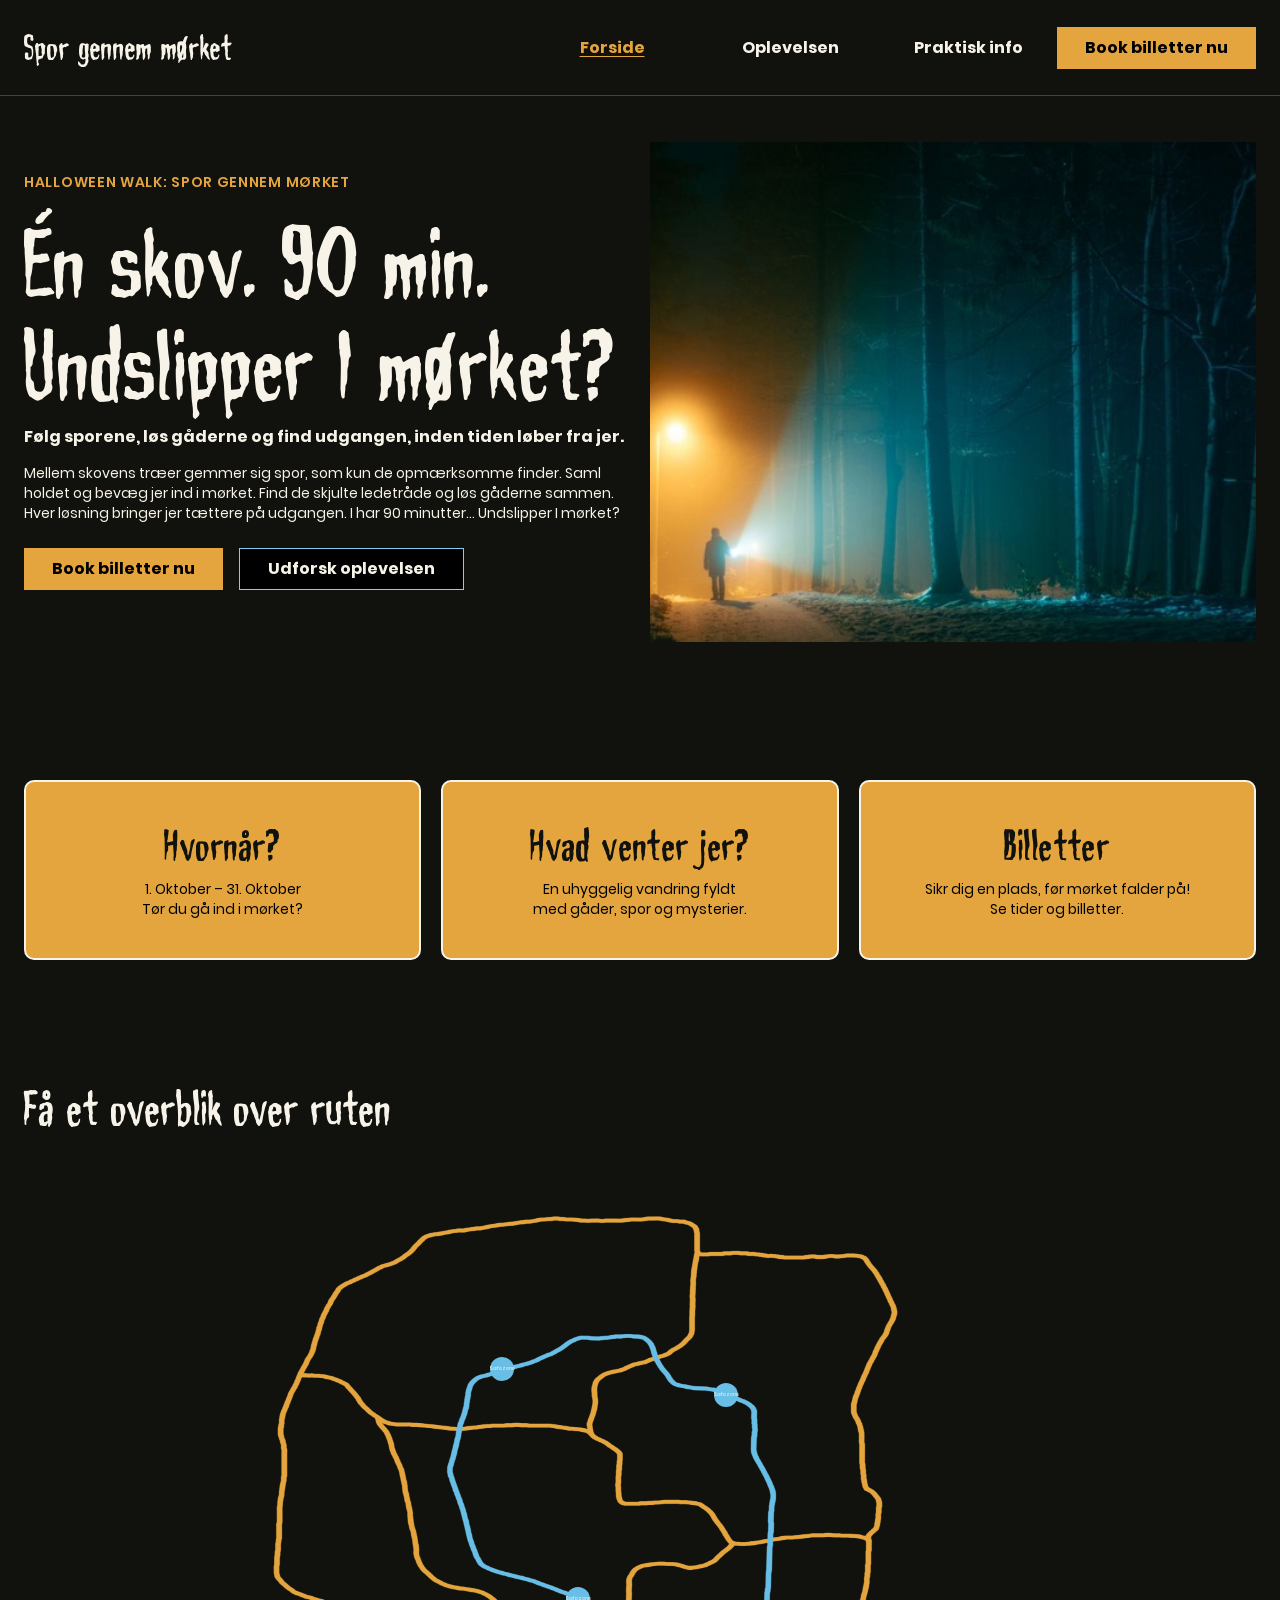
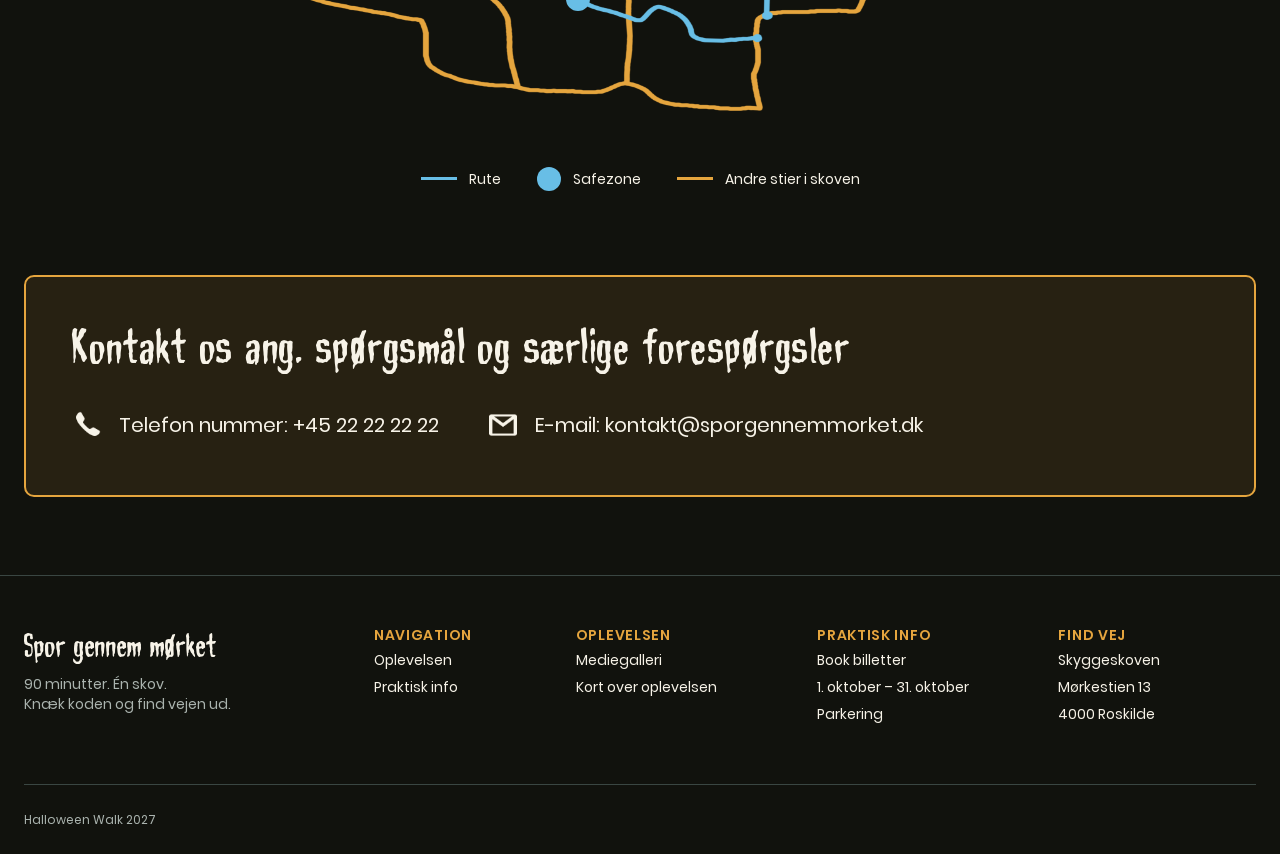
<file: index.html>
<!DOCTYPE html>
<html lang="da">
<head>
  <meta charset="UTF-8">
  <meta name="viewport" content="width=device-width, initial-scale=1.0">
  <title>Halloween Walk – Spor gennem mørket</title>
  <meta name="description" content="Én skov. 90 minutter. Følg sporene, løs gåderne og find udgangen sammen. Udforsk Halloween Walk – Spor gennem mørket, og find billetter.">
  <link rel="stylesheet" href="css/style.css">
  <script src="js/main.js" defer></script>
</head>
<body class="forside">
  <header class="site-header">
    <nav class="site-nav" aria-label="Hovednavigation">
      <a class="brand" href="index.html" aria-label="Spor gennem mørket – forside">Spor gennem mørket</a>
      <button class="menu-toggle" type="button" aria-expanded="false" aria-controls="hovedmenu" hidden>Menu</button>
      <ul class="nav-links" id="hovedmenu">
        <li><a href="index.html" aria-current="page">Forside</a></li>
        <li><a href="oplevelsen.html">Oplevelsen</a></li>
        <li><a href="praktisk-info.html">Praktisk info</a></li>
        <li><a class="button button-primary" href="book-billetter.html">Book billetter nu</a></li>
      </ul>
    </nav>
  </header>
  <main>
    <section class="hero container" aria-labelledby="hero-title">
      <div class="hero-copy">
        <p class="eyebrow">Halloween Walk: Spor gennem mørket</p>
        <h1 id="hero-title">Én skov. 90 min.<br>Undslipper I mørket?</h1>
        <p class="hero-lead">Følg sporene, løs gåderne og find udgangen, inden tiden løber fra jer.</p>
        <p class="hero-description">Mellem skovens træer gemmer sig spor, som kun de opmærksomme finder. Saml holdet og bevæg jer ind i mørket. Find de skjulte ledetråde og løs gåderne sammen. Hver løsning bringer jer tættere på udgangen. I har 90 minutter... Undslipper I mørket?</p>
        <div class="hero-actions">
          <a class="button button-primary" href="book-billetter.html">Book billetter nu</a>
          <a class="button button-secondary" href="oplevelsen.html">Udforsk oplevelsen</a>
        </div>
      </div>
      <img class="hero-image" src="images/hero-skov.jpg" alt="En person med lys i en mørk skov mellem høje træer og tåge." width="940" height="429" fetchpriority="high">
    </section>

    <div class="info-cards container">
      <a class="info-card" href="praktisk-info.html">
        <h2>Hvornår?</h2>
        <p>1. Oktober – 31. Oktober<br>Tør du gå ind i mørket?</p>
      </a>
      <a class="info-card" href="oplevelsen.html">
        <h2>Hvad venter jer?</h2>
        <p>En uhyggelig vandring fyldt<br>med gåder, spor og mysterier.</p>
      </a>
      <a class="info-card" href="book-billetter.html">
        <h2>Billetter</h2>
        <p>Sikr dig en plads, før mørket falder på!<br>Se tider og billetter.</p>
      </a>
    </div>
    <section class="route-section" id="rutekort" aria-labelledby="route-title">
      <div class="container">
        <h2 id="route-title">Få et overblik over ruten</h2>
        <p class="sr-only" id="map-description">Kortet er en teaser med overblik over ruten, ikke et navigationsværktøj under eventet. Den blå rute har tre cirkelformede safezone-markører. De orange linjer viser andre stier i skoven.</p>
      </div>
      <div class="route-map" aria-describedby="map-description">
        <img class="map-image" src="images/rutekort.png" alt="Rutens forløb mellem skovens øvrige stier." width="4096" height="2304" loading="lazy">
        <button class="safezone safezone-one" type="button" aria-label="Safezone 1" aria-expanded="false" aria-controls="safezone-text-1">
          <img class="safezone-default" src="images/safezone.svg" width="24" height="24" alt="">
          <img class="safezone-active" src="images/safezone-aktiv.svg" width="34" height="34" alt="">
          <span class="safezone-text" id="safezone-text-1" hidden>Safezone</span>
        </button>
        <button class="safezone safezone-two" type="button" aria-label="Safezone 2" aria-expanded="false" aria-controls="safezone-text-2">
          <img class="safezone-default" src="images/safezone.svg" width="24" height="24" alt="">
          <img class="safezone-active" src="images/safezone-aktiv.svg" width="34" height="34" alt="">
          <span class="safezone-text" id="safezone-text-2" hidden>Safezone</span>
        </button>
        <button class="safezone safezone-three" type="button" aria-label="Safezone 3" aria-expanded="false" aria-controls="safezone-text-3">
          <img class="safezone-default" src="images/safezone.svg" width="24" height="24" alt="">
          <img class="safezone-active" src="images/safezone-aktiv.svg" width="34" height="34" alt="">
          <span class="safezone-text" id="safezone-text-3" hidden>Safezone</span>
        </button>
      </div>
      <ul class="map-legend container" aria-label="Signaturforklaring">
        <li><span class="legend-line legend-route" aria-hidden="true"></span>Rute</li>
        <li><img src="images/safezone.svg" width="24" height="24" alt="">Safezone</li>
        <li><span class="legend-line legend-path" aria-hidden="true"></span>Andre stier i skoven</li>
      </ul>
    </section>

    <section class="contact container" aria-labelledby="contact-title">
      <h2 id="contact-title">Kontakt os ang. spørgsmål og særlige forespørgsler</h2>
      <div class="contact-links">
        <a href="tel:+4522222222"><img src="images/telefon.png" width="31" height="31" alt=""> <span>Telefon nummer: +45 22 22 22 22</span></a>
        <a href="mailto:kontakt@sporgennemmorket.dk"><img src="images/email.png" width="32" height="32" alt=""> <span>E-mail: kontakt@sporgennemmorket.dk</span></a>
      </div>
    </section>
  </main>
  <footer class="site-footer">
    <div class="footer-columns container">
      <div class="footer-brand">
        <p class="brand">Spor gennem mørket</p>
        <p>90 minutter. Én skov.<br>Knæk koden og find vejen ud.</p>
      </div>
      <nav aria-label="Footernavigation">
        <h2>Navigation</h2>
        <a href="oplevelsen.html">Oplevelsen</a>
        <a href="praktisk-info.html">Praktisk info</a>
      </nav>
      <div>
        <h2>Oplevelsen</h2>
        <a href="oplevelsen.html#mediegalleri">Mediegalleri</a>
        <a href="#rutekort">Kort over oplevelsen</a>
      </div>
      <div>
        <h2>Praktisk info</h2>
        <a href="book-billetter.html">Book billetter</a>
        <p>1. oktober – 31. oktober</p>
        <p>Parkering</p>
      </div>
      <div>
        <h2>Find vej</h2>
        <p>Skyggeskoven</p>
        <p>Mørkestien 13</p>
        <p>4000 Roskilde</p>
      </div>
    </div>
    <div class="footer-bottom container"><p>Halloween Walk 2027</p></div>
  </footer>
</body>
</html>
</file>
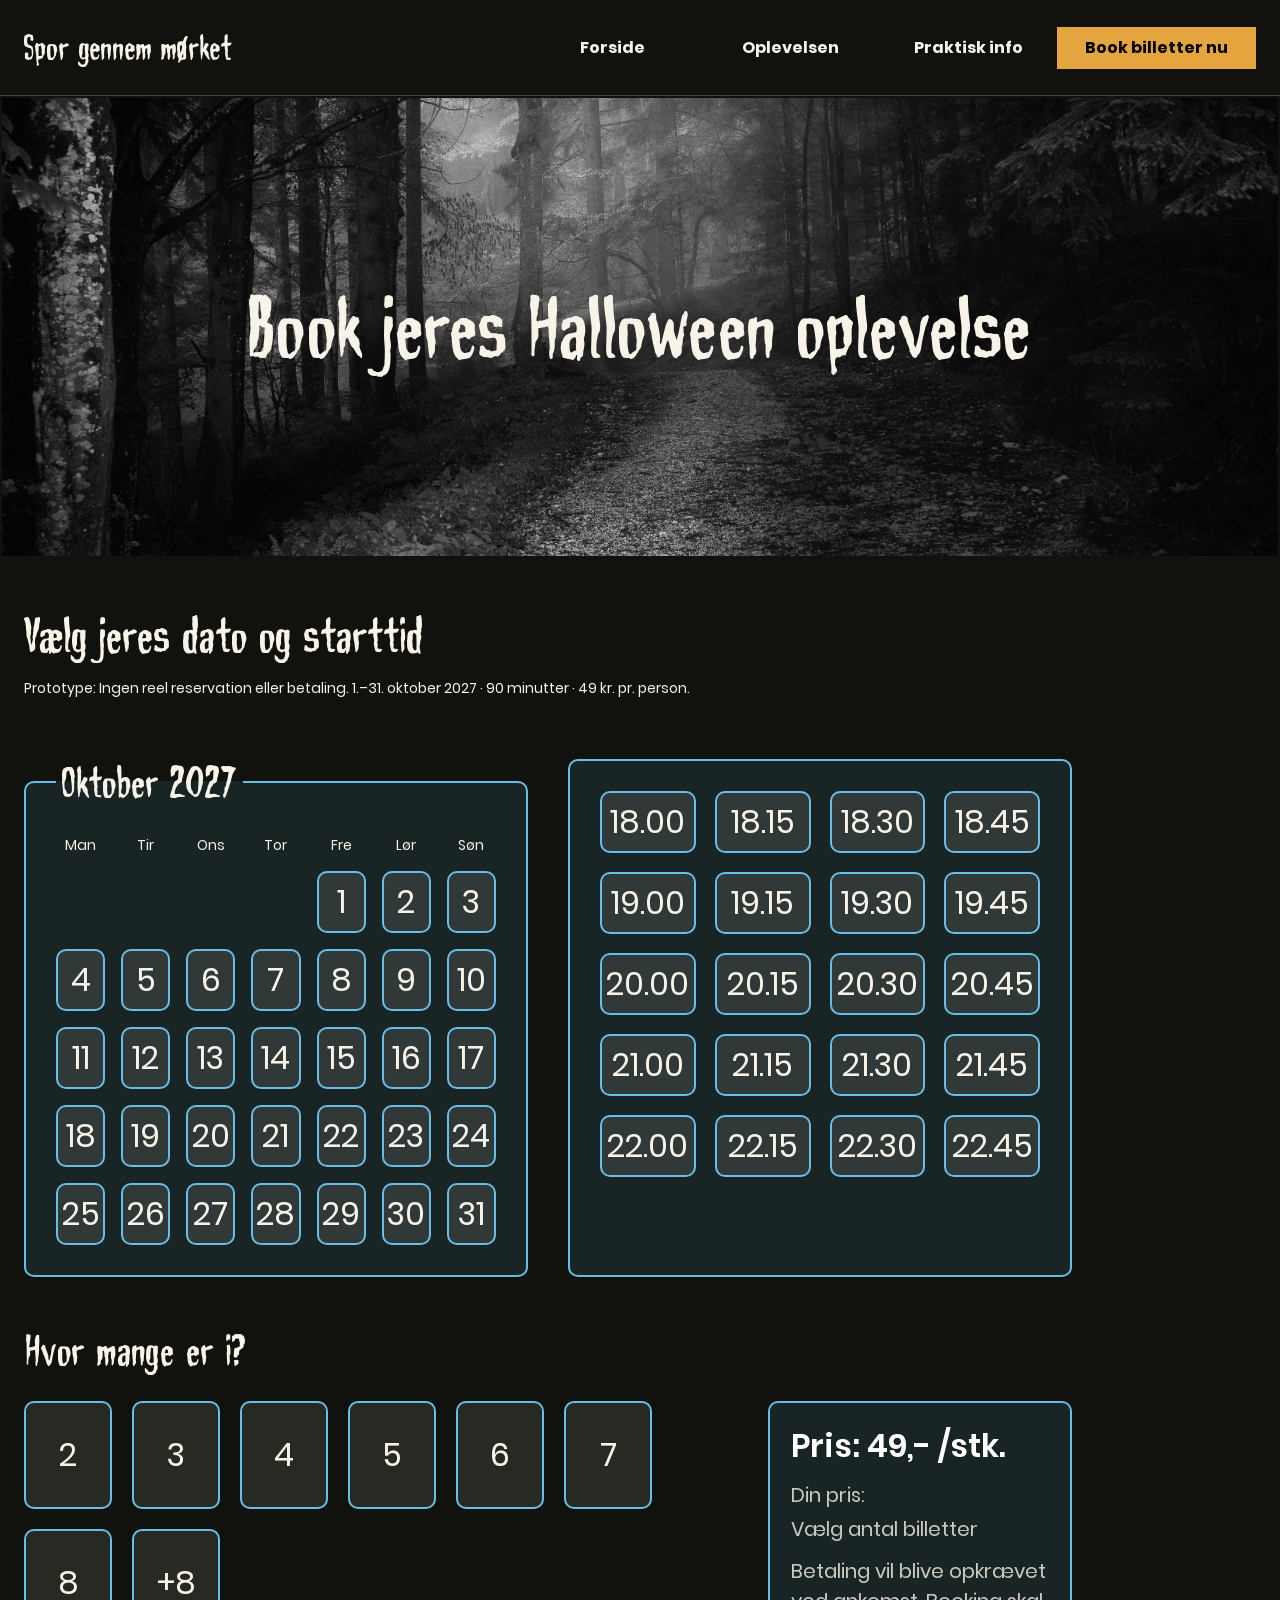
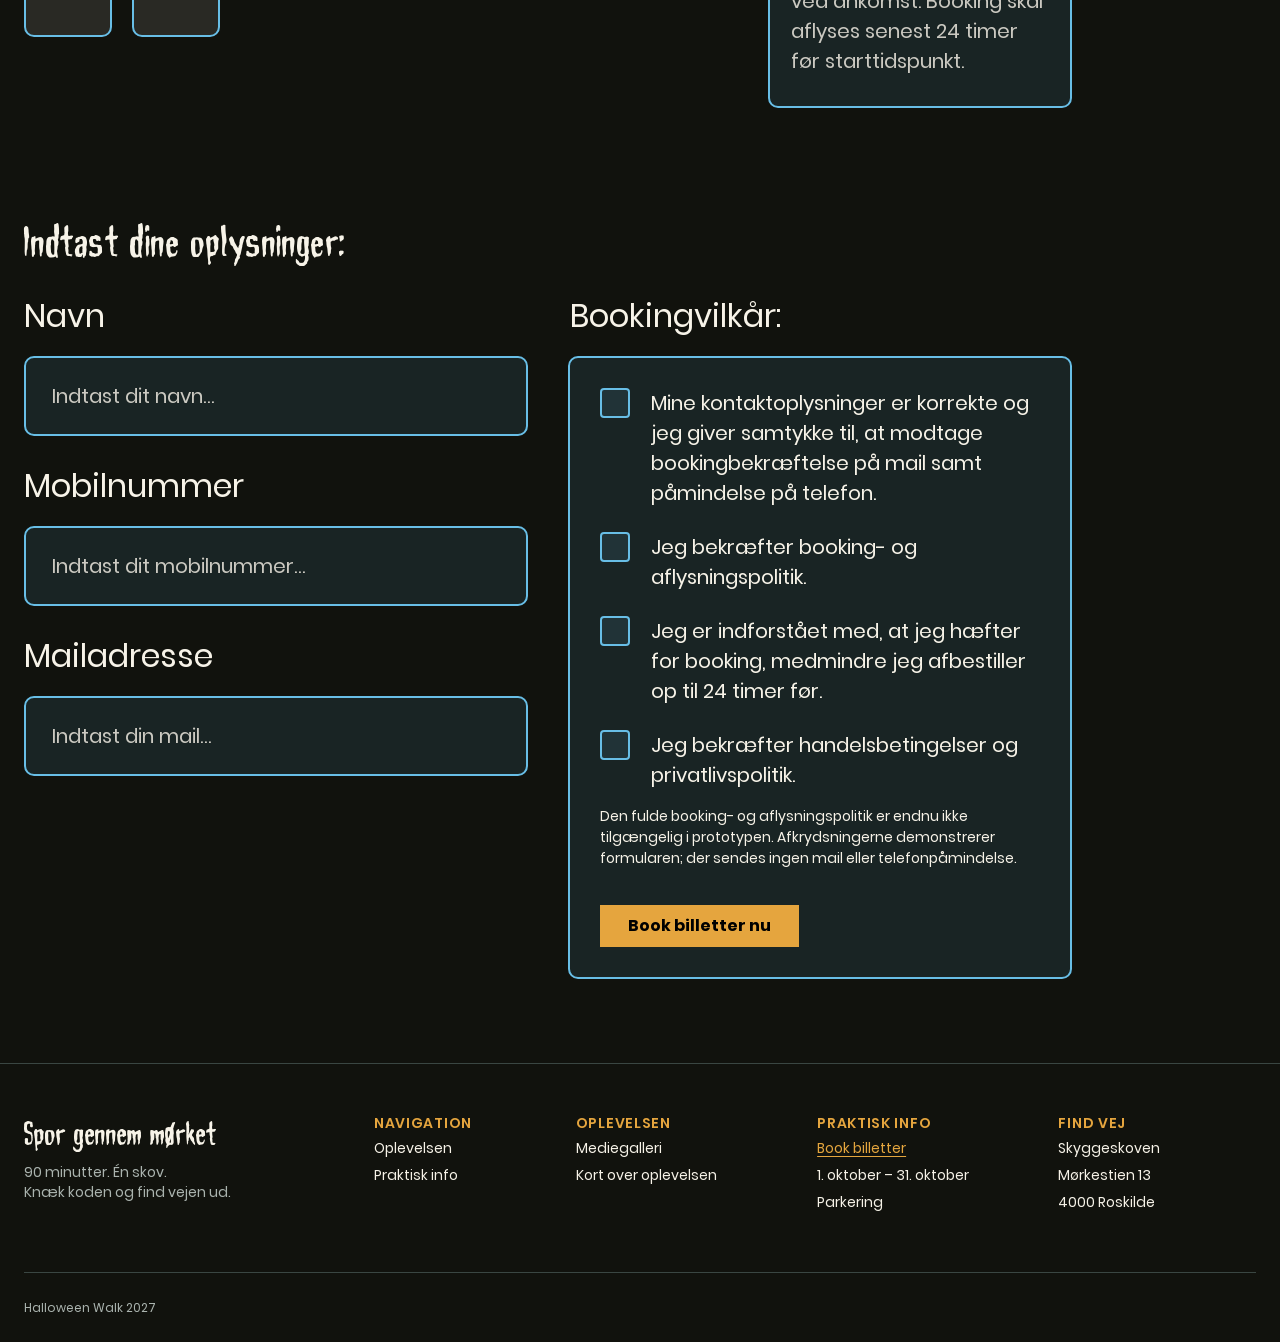
<file: book-billetter.html>
<!DOCTYPE html>
<html lang="da">
<head>
  <meta charset="UTF-8">
  <meta name="viewport" content="width=device-width, initial-scale=1.0">
  <title>Book billetter | Halloween Walk – Spor gennem mørket</title>
  <meta name="description" content="Afprøv booking af Halloween Walk i oktober 2027. Vælg dato, starttid og 2–8 deltagere til 49 kr. pr. person. Ingen reel reservation eller betaling.">
  <link rel="stylesheet" href="css/style.css">
  <script src="js/main.js" defer></script>
  <script src="js/booking.js" defer></script>
</head>
<body class="booking-page">
  <header class="site-header">
    <nav class="site-nav" aria-label="Hovednavigation">
      <a class="brand" href="index.html" aria-label="Spor gennem mørket – forside">Spor gennem mørket</a>
      <button class="menu-toggle" type="button" aria-expanded="false" aria-controls="hovedmenu" hidden>Menu</button>
      <ul class="nav-links" id="hovedmenu">
        <li><a href="index.html">Forside</a></li>
        <li><a href="oplevelsen.html">Oplevelsen</a></li>
        <li><a href="praktisk-info.html">Praktisk info</a></li>
        <li><a class="button button-primary" href="book-billetter.html" aria-current="page">Book billetter nu</a></li>
      </ul>
    </nav>
  </header>
  <main>
    <div class="booking-forest">
      <img class="booking-forest-image" src="images/booking-skov.png" alt="" width="3279" height="4096" fetchpriority="high">
      <h1 class="booking-hero-title">Book jeres Halloween oplevelse</h1>
    </div>
    <p class="sr-only" id="booking-progress" role="status" aria-atomic="true">0 af 6 punkter udfyldt</p>
    <div class="container booking-content">
      <div class="booking-body">
      <form id="booking-form" novalidate autocomplete="off">
        <h2 id="booking-title" tabindex="-1">Vælg jeres dato og starttid</h2>
        <p class="booking-notice">Prototype: Ingen reel reservation eller betaling. 1.–31. oktober 2027 · 90 minutter · 49 kr. pr. person.</p>
        <noscript><p>Bookingprototypen kræver JavaScript. Ingen oplysninger sendes eller gemmes.</p></noscript>
        <div id="booking-errors" class="booking-panel booking-error-summary" tabindex="-1" hidden><h2>Ret oplysningerne for at fortsætte</h2><ul></ul></div>
        <div class="booking-schedule">
          <fieldset class="booking-panel" id="date-group" aria-describedby="date-error">
            <legend>Oktober 2027</legend>
            <div class="booking-calendar">
              <span class="weekday">Man</span><span class="weekday">Tir</span><span class="weekday">Ons</span><span class="weekday">Tor</span><span class="weekday">Fre</span><span class="weekday">Lør</span><span class="weekday">Søn</span>
              <span aria-hidden="true"></span><span aria-hidden="true"></span><span aria-hidden="true"></span><span aria-hidden="true"></span><label class="booking-choice"><input type="radio" name="date" value="2027-10-01" required aria-label="1. oktober 2027" aria-describedby="date-error"><span>1</span></label><label class="booking-choice"><input type="radio" name="date" value="2027-10-02" required aria-label="2. oktober 2027" aria-describedby="date-error"><span>2</span></label><label class="booking-choice"><input type="radio" name="date" value="2027-10-03" required aria-label="3. oktober 2027" aria-describedby="date-error"><span>3</span></label><label class="booking-choice"><input type="radio" name="date" value="2027-10-04" required aria-label="4. oktober 2027" aria-describedby="date-error"><span>4</span></label><label class="booking-choice"><input type="radio" name="date" value="2027-10-05" required aria-label="5. oktober 2027" aria-describedby="date-error"><span>5</span></label><label class="booking-choice"><input type="radio" name="date" value="2027-10-06" required aria-label="6. oktober 2027" aria-describedby="date-error"><span>6</span></label><label class="booking-choice"><input type="radio" name="date" value="2027-10-07" required aria-label="7. oktober 2027" aria-describedby="date-error"><span>7</span></label><label class="booking-choice"><input type="radio" name="date" value="2027-10-08" required aria-label="8. oktober 2027" aria-describedby="date-error"><span>8</span></label><label class="booking-choice"><input type="radio" name="date" value="2027-10-09" required aria-label="9. oktober 2027" aria-describedby="date-error"><span>9</span></label><label class="booking-choice"><input type="radio" name="date" value="2027-10-10" required aria-label="10. oktober 2027" aria-describedby="date-error"><span>10</span></label><label class="booking-choice"><input type="radio" name="date" value="2027-10-11" required aria-label="11. oktober 2027" aria-describedby="date-error"><span>11</span></label><label class="booking-choice"><input type="radio" name="date" value="2027-10-12" required aria-label="12. oktober 2027" aria-describedby="date-error"><span>12</span></label><label class="booking-choice"><input type="radio" name="date" value="2027-10-13" required aria-label="13. oktober 2027" aria-describedby="date-error"><span>13</span></label><label class="booking-choice"><input type="radio" name="date" value="2027-10-14" required aria-label="14. oktober 2027" aria-describedby="date-error"><span>14</span></label><label class="booking-choice"><input type="radio" name="date" value="2027-10-15" required aria-label="15. oktober 2027" aria-describedby="date-error"><span>15</span></label><label class="booking-choice"><input type="radio" name="date" value="2027-10-16" required aria-label="16. oktober 2027" aria-describedby="date-error"><span>16</span></label><label class="booking-choice"><input type="radio" name="date" value="2027-10-17" required aria-label="17. oktober 2027" aria-describedby="date-error"><span>17</span></label><label class="booking-choice"><input type="radio" name="date" value="2027-10-18" required aria-label="18. oktober 2027" aria-describedby="date-error"><span>18</span></label><label class="booking-choice"><input type="radio" name="date" value="2027-10-19" required aria-label="19. oktober 2027" aria-describedby="date-error"><span>19</span></label><label class="booking-choice"><input type="radio" name="date" value="2027-10-20" required aria-label="20. oktober 2027" aria-describedby="date-error"><span>20</span></label><label class="booking-choice"><input type="radio" name="date" value="2027-10-21" required aria-label="21. oktober 2027" aria-describedby="date-error"><span>21</span></label><label class="booking-choice"><input type="radio" name="date" value="2027-10-22" required aria-label="22. oktober 2027" aria-describedby="date-error"><span>22</span></label><label class="booking-choice"><input type="radio" name="date" value="2027-10-23" required aria-label="23. oktober 2027" aria-describedby="date-error"><span>23</span></label><label class="booking-choice"><input type="radio" name="date" value="2027-10-24" required aria-label="24. oktober 2027" aria-describedby="date-error"><span>24</span></label><label class="booking-choice"><input type="radio" name="date" value="2027-10-25" required aria-label="25. oktober 2027" aria-describedby="date-error"><span>25</span></label><label class="booking-choice"><input type="radio" name="date" value="2027-10-26" required aria-label="26. oktober 2027" aria-describedby="date-error"><span>26</span></label><label class="booking-choice"><input type="radio" name="date" value="2027-10-27" required aria-label="27. oktober 2027" aria-describedby="date-error"><span>27</span></label><label class="booking-choice"><input type="radio" name="date" value="2027-10-28" required aria-label="28. oktober 2027" aria-describedby="date-error"><span>28</span></label><label class="booking-choice"><input type="radio" name="date" value="2027-10-29" required aria-label="29. oktober 2027" aria-describedby="date-error"><span>29</span></label><label class="booking-choice"><input type="radio" name="date" value="2027-10-30" required aria-label="30. oktober 2027" aria-describedby="date-error"><span>30</span></label><label class="booking-choice"><input type="radio" name="date" value="2027-10-31" required aria-label="31. oktober 2027" aria-describedby="date-error"><span>31</span></label>
            </div>
            <p class="booking-error" id="date-error" hidden></p>
          </fieldset>
          <fieldset class="booking-panel" id="time-group" aria-describedby="time-error">
            <legend class="sr-only">Starttidspunkt</legend>
            <div class="booking-times"><label class="booking-choice"><input type="radio" name="time" value="18.00" required aria-describedby="time-error"><span>18.00</span></label><label class="booking-choice"><input type="radio" name="time" value="18.15" required aria-describedby="time-error"><span>18.15</span></label><label class="booking-choice"><input type="radio" name="time" value="18.30" required aria-describedby="time-error"><span>18.30</span></label><label class="booking-choice"><input type="radio" name="time" value="18.45" required aria-describedby="time-error"><span>18.45</span></label><label class="booking-choice"><input type="radio" name="time" value="19.00" required aria-describedby="time-error"><span>19.00</span></label><label class="booking-choice"><input type="radio" name="time" value="19.15" required aria-describedby="time-error"><span>19.15</span></label><label class="booking-choice"><input type="radio" name="time" value="19.30" required aria-describedby="time-error"><span>19.30</span></label><label class="booking-choice"><input type="radio" name="time" value="19.45" required aria-describedby="time-error"><span>19.45</span></label><label class="booking-choice"><input type="radio" name="time" value="20.00" required aria-describedby="time-error"><span>20.00</span></label><label class="booking-choice"><input type="radio" name="time" value="20.15" required aria-describedby="time-error"><span>20.15</span></label><label class="booking-choice"><input type="radio" name="time" value="20.30" required aria-describedby="time-error"><span>20.30</span></label><label class="booking-choice"><input type="radio" name="time" value="20.45" required aria-describedby="time-error"><span>20.45</span></label><label class="booking-choice"><input type="radio" name="time" value="21.00" required aria-describedby="time-error"><span>21.00</span></label><label class="booking-choice"><input type="radio" name="time" value="21.15" required aria-describedby="time-error"><span>21.15</span></label><label class="booking-choice"><input type="radio" name="time" value="21.30" required aria-describedby="time-error"><span>21.30</span></label><label class="booking-choice"><input type="radio" name="time" value="21.45" required aria-describedby="time-error"><span>21.45</span></label><label class="booking-choice"><input type="radio" name="time" value="22.00" required aria-describedby="time-error"><span>22.00</span></label><label class="booking-choice"><input type="radio" name="time" value="22.15" required aria-describedby="time-error"><span>22.15</span></label><label class="booking-choice"><input type="radio" name="time" value="22.30" required aria-describedby="time-error"><span>22.30</span></label><label class="booking-choice"><input type="radio" name="time" value="22.45" required aria-describedby="time-error"><span>22.45</span></label></div>
            <p class="booking-error" id="time-error" hidden></p>
          </fieldset>
        </div>
        <fieldset class="booking-participants" id="participants-group" aria-describedby="participants-error">
          <legend>Hvor mange er i?</legend>
          <div class="booking-participant-layout">
          <div class="booking-counts"><label class="booking-choice"><input type="radio" name="participants" value="2" required aria-describedby="participants-error"><span>2</span></label><label class="booking-choice"><input type="radio" name="participants" value="3" required aria-describedby="participants-error"><span>3</span></label><label class="booking-choice"><input type="radio" name="participants" value="4" required aria-describedby="participants-error"><span>4</span></label><label class="booking-choice"><input type="radio" name="participants" value="5" required aria-describedby="participants-error"><span>5</span></label><label class="booking-choice"><input type="radio" name="participants" value="6" required aria-describedby="participants-error"><span>6</span></label><label class="booking-choice"><input type="radio" name="participants" value="7" required aria-describedby="participants-error"><span>7</span></label><label class="booking-choice"><input type="radio" name="participants" value="8" required aria-describedby="participants-error"><span>8</span></label><button class="booking-large-group" type="button" aria-expanded="false" aria-controls="large-group-contact">+8<span class="sr-only">: Kontakt os om flere end 8 deltagere</span></button></div>
          <div class="booking-panel booking-price">
            <p class="booking-price-heading">Pris: 49,- /stk.</p>
            <p id="booking-price-label">Din pris:</p>
            <output id="booking-price" aria-labelledby="booking-price-label" aria-live="polite" aria-atomic="true">Vælg antal billetter</output>
            <p>Betaling vil blive opkrævet ved ankomst. Booking skal aflyses senest 24 timer før starttidspunkt.</p>
          </div>
          </div>
          <p class="booking-error" id="participants-error" hidden></p>
          <p class="booking-panel" id="large-group-contact" hidden>Større grupper skal kontakte os: <a href="tel:+4522222222">+45 22 22 22 22</a> eller <a href="mailto:kontakt@sporgennemmorket.dk">kontakt@sporgennemmorket.dk</a>. Vælg 2–8 deltagere for at fortsætte almindelig booking.</p>
        </fieldset>
        <h2 class="booking-contact-title">Indtast dine oplysninger:</h2>
        <div class="booking-details">
          <div class="booking-fields"><div class="booking-field"><label for="booking-name">Navn</label><input id="booking-name" name="name" type="text" autocomplete="name" placeholder="Indtast dit navn…" required aria-describedby="name-error"><p class="booking-error" id="name-error" hidden></p></div>
<div class="booking-field"><label for="booking-phone">Mobilnummer</label><input id="booking-phone" name="phone" type="tel" autocomplete="tel" placeholder="Indtast dit mobilnummer…" required aria-describedby="phone-error"><p class="booking-error" id="phone-error" hidden></p></div>
<div class="booking-field"><label for="booking-email">Mailadresse</label><input id="booking-email" name="email" type="email" autocomplete="email" placeholder="Indtast din mail…" required aria-describedby="email-error"><p class="booking-error" id="email-error" hidden></p></div>
</div>
          <fieldset class="booking-terms">
            <legend>Bookingvilkår:</legend>
            <div class="booking-panel">
              <div><label class="booking-term"><input type="checkbox" id="booking-term1" name="term1" required aria-describedby="term1-error"><span>Mine kontaktoplysninger er korrekte og jeg giver samtykke til, at modtage bookingbekræftelse på mail samt påmindelse på telefon.</span></label><p class="booking-error" id="term1-error" hidden></p></div><div><label class="booking-term"><input type="checkbox" id="booking-term2" name="term2" required aria-describedby="term2-error"><span>Jeg bekræfter booking- og aflysningspolitik.</span></label><p class="booking-error" id="term2-error" hidden></p></div><div><label class="booking-term"><input type="checkbox" id="booking-term3" name="term3" required aria-describedby="term3-error"><span>Jeg er indforstået med, at jeg hæfter for booking, medmindre jeg afbestiller op til 24 timer før.</span></label><p class="booking-error" id="term3-error" hidden></p></div>
              <div><label class="booking-term" for="booking-term4"><input type="checkbox" id="booking-term4" name="term4" required aria-describedby="term4-error"><span>Jeg bekræfter handelsbetingelser og privatlivspolitik.</span></label><p class="booking-error" id="term4-error" hidden></p></div>
              <p class="booking-notice">Den fulde booking- og aflysningspolitik er endnu ikke tilgængelig i prototypen. Afkrydsningerne demonstrerer formularen; der sendes ingen mail eller telefonpåmindelse.</p>
              <button class="button button-primary" type="submit" disabled>Book billetter nu</button>
            </div>
          </fieldset>
        </div>
      </form>
      <section class="booking-panel booking-summary" id="booking-summary" aria-labelledby="summary-title" hidden>
        <h2 id="summary-title" tabindex="-1">Jeres bookingoversigt</h2>
        <dl><dt>Dato</dt><dd id="summary-date"></dd><dt>Starttidspunkt</dt><dd id="summary-time"></dd><dt>Antal deltagere</dt><dd id="summary-participants"></dd><dt>Samlet pris</dt><dd id="summary-price"></dd></dl>
        <p>Dette er en prototype. Der er ikke oprettet en reservation eller sendt en bekræftelsesmail.</p>
        <button class="button button-secondary" id="edit-booking" type="button">Ret oplysninger</button>
      </section>
      </div>
      <div class="booking-progress-column" aria-hidden="true">
        <div class="booking-trail">
          <span class="footprint footprint-1" data-step="date"><img class="footprint-fill" src="images/booking-fodspor-fritlagt.png" alt="" width="1024" height="1536"></span>
          <span class="footprint footprint-2" data-step="time"><img class="footprint-fill" src="images/booking-fodspor-fritlagt.png" alt="" width="1024" height="1536"></span>
          <span class="footprint footprint-3" data-step="participants"><img class="footprint-fill" src="images/booking-fodspor-fritlagt.png" alt="" width="1024" height="1536"></span>
          <span class="footprint footprint-4" data-step="name"><img class="footprint-fill" src="images/booking-fodspor-fritlagt.png" alt="" width="1024" height="1536"></span>
          <span class="footprint footprint-5" data-step="phone"><img class="footprint-fill" src="images/booking-fodspor-fritlagt.png" alt="" width="1024" height="1536"></span>
          <span class="footprint footprint-6" data-step="email"><img class="footprint-fill" src="images/booking-fodspor-fritlagt.png" alt="" width="1024" height="1536"></span>
        </div>
      </div>
    </div>
  </main>
  <footer class="site-footer">
    <div class="footer-columns container">
      <div class="footer-brand">
        <p class="brand">Spor gennem mørket</p>
        <p>90 minutter. Én skov.<br>Knæk koden og find vejen ud.</p>
      </div>
      <nav aria-label="Footernavigation">
        <h2>Navigation</h2>
        <a href="oplevelsen.html">Oplevelsen</a>
        <a href="praktisk-info.html">Praktisk info</a>
      </nav>
      <div>
        <h2>Oplevelsen</h2>
        <a href="oplevelsen.html#mediegalleri">Mediegalleri</a>
        <a href="oplevelsen.html#rutekort">Kort over oplevelsen</a>
      </div>
      <div>
        <h2>Praktisk info</h2>
        <a href="book-billetter.html" aria-current="page">Book billetter</a>
        <p>1. oktober – 31. oktober</p>
        <p>Parkering</p>
      </div>
      <div>
        <h2>Find vej</h2>
        <p>Skyggeskoven</p>
        <p>Mørkestien 13</p>
        <p>4000 Roskilde</p>
      </div>
    </div>
    <div class="footer-bottom container"><p>Halloween Walk 2027</p></div>
  </footer>
</body>
</html>
</file>
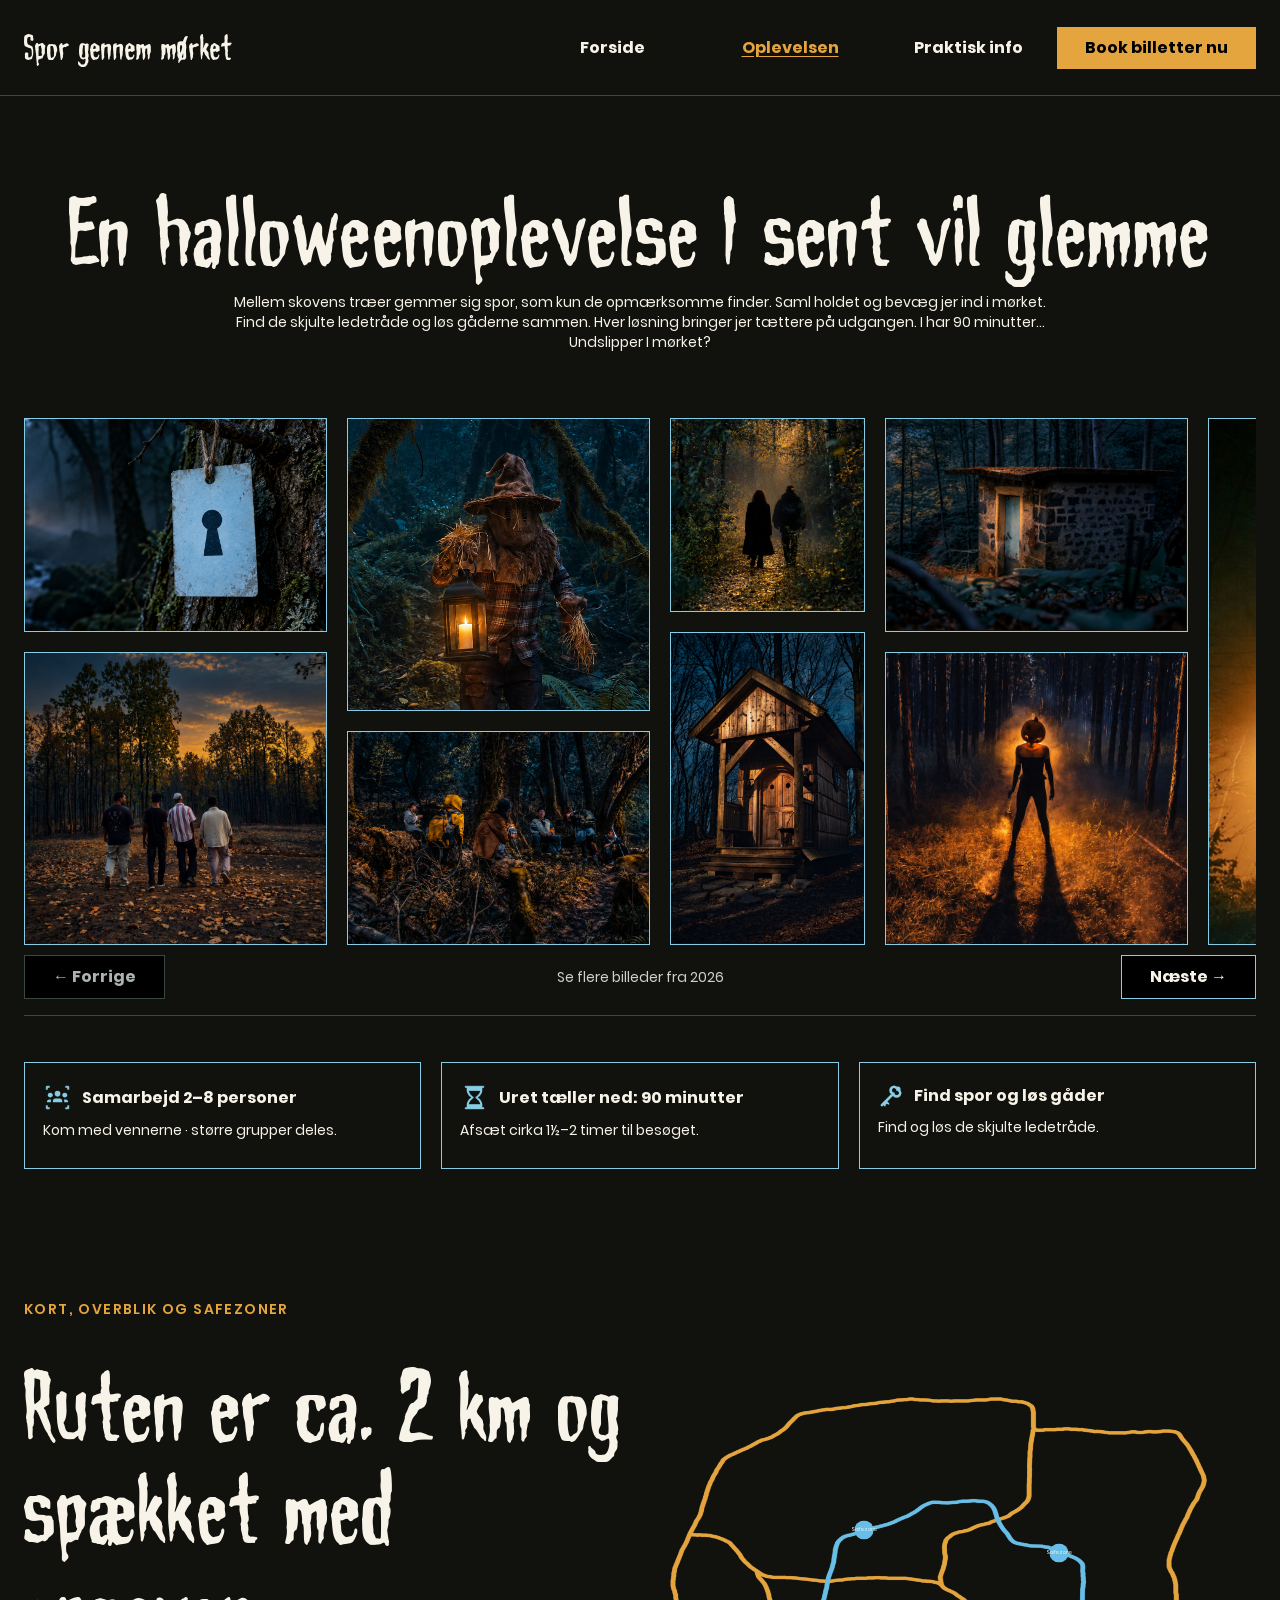
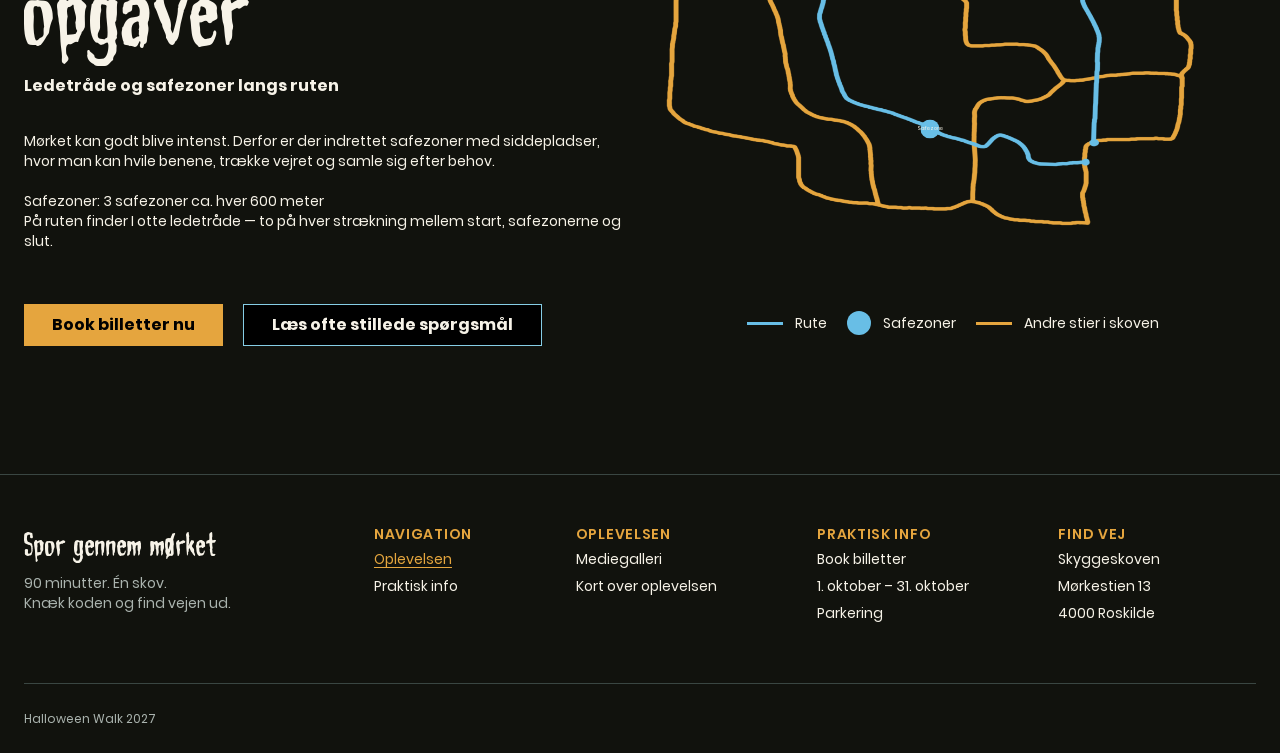
<file: oplevelsen.html>
<!DOCTYPE html>
<html lang="da">
<head>
  <meta charset="UTF-8">
  <meta name="viewport" content="width=device-width, initial-scale=1.0">
  <title>Oplevelsen | Halloween Walk – Spor gennem mørket</title>
  <meta name="description" content="Oplev en Halloween Walk med 90 minutters gåder, cirka 2 km rute, otte ledetråde og tre safezoner. Saml et hold på 2–8 personer og find udgangen sammen.">
  <link rel="stylesheet" href="css/style.css">
  <script src="js/main.js" defer></script>
  <script src="js/galleri.js" defer></script>
</head>
<body class="oplevelsen">
  <header class="site-header">
    <nav class="site-nav" aria-label="Hovednavigation">
      <a class="brand" href="index.html" aria-label="Spor gennem mørket – forside">Spor gennem mørket</a>
      <button class="menu-toggle" type="button" aria-expanded="false" aria-controls="hovedmenu" hidden>Menu</button>
      <ul class="nav-links" id="hovedmenu">
        <li><a href="index.html">Forside</a></li>
        <li><a href="oplevelsen.html" aria-current="page">Oplevelsen</a></li>
        <li><a href="praktisk-info.html">Praktisk info</a></li>
        <li><a class="button button-primary" href="book-billetter.html">Book billetter nu</a></li>
      </ul>
    </nav>
  </header>
  <main>
    <section class="experience-intro container" aria-labelledby="experience-title">
      <h1 id="experience-title">En halloweenoplevelse I sent vil glemme</h1>
      <p>Mellem skovens træer gemmer sig spor, som kun de opmærksomme finder. Saml holdet og bevæg jer ind i mørket. Find de skjulte ledetråde og løs gåderne sammen. Hver løsning bringer jer tættere på udgangen. I har 90 minutter... Undslipper I mørket?</p>
    </section>

    <section class="gallery container" id="mediegalleri" aria-label="Billeder fra 2026">
      <div class="gallery-viewport" id="gallery-viewport" tabindex="0" role="region" aria-label="Billedgalleri fra 2026" aria-describedby="gallery-caption">
        <div class="gallery-column" style="--column-width: 303px">
          <div class="gallery-image" style="--frame-ratio: 303 / 214; --image-width: 140.5941%; --image-height: 132.7103%; --image-left: -28.0528%; --image-top: -15.4206%"><img src="images/galleri-noeglehul.png" alt="Et skilt med et nøglehul hænger på et træ." width="1536" height="1024" loading="lazy"></div>
          <div class="gallery-image" style="--frame-ratio: 303 / 293; --image-width: 117.8218%; --image-height: 216.3823%; --image-left: -7.5908%; --image-top: -74.0614%"><img src="images/galleri-hold.png" alt="Et hold går gennem skoven ved solnedgang." width="941" height="1672" loading="lazy"></div>
        </div>
        <div class="gallery-column" style="--column-width: 303px">
          <div class="gallery-image" style="--frame-ratio: 303 / 293; --image-width: 263.0363%; --image-height: 181.2287%; --image-left: -81.8482%; --image-top: -40.9556%"><img src="images/galleri-fugleskraemsel.png" alt="Et fugleskræmsel med en lysende lanterne i skoven." width="1536" height="1024" loading="lazy"></div>
          <div class="gallery-image" style="--frame-ratio: 303 / 214; --image-width: 156.7657%; --image-height: 148.1308%; --image-left: -19.4719%; --image-top: -35.5140%"><img src="images/galleri-skovfigurer.png" alt="Et hold hviler sig mellem træerne." width="1536" height="1024" loading="lazy"></div>
        </div>
        <div class="gallery-column" style="--column-width: 195px">
          <div class="gallery-image" style="--frame-ratio: 195 / 194; --image-width: 161.5385%; --image-height: 243.8144%; --image-left: -31.2821%; --image-top: -72.6804%"><img src="images/galleri-skovsti.png" alt="To silhuetter på en skovsti i gyldent lys." width="1024" height="1536" loading="lazy"></div>
          <div class="gallery-image" style="--frame-ratio: 195 / 313; --image-width: 214.0169%; --image-height: 100.0000%; --image-left: -39.4872%; --image-top: -0.3195%"><img src="images/galleri-traehus.png" alt="Et oplyst træhus i mørket." width="1448" height="1086" loading="lazy"></div>
        </div>
        <div class="gallery-column" style="--column-width: 303px">
          <div class="gallery-image" style="--frame-ratio: 303 / 214; --image-width: 105.9406%; --image-height: 100.0000%; --image-left: -6.2706%; --image-top: -0.4673%"><img src="images/galleri-skovhytte.png" alt="En lille hytte blandt træerne." width="1536" height="1024" loading="lazy"></div>
          <div class="gallery-image" style="--frame-ratio: 303 / 293; --image-width: 123.2145%; --image-height: 191.5017%; --image-left: -11.6139%; --image-top: -45.0648%"><img src="images/galleri-graeskarhoved.png" alt="En figur med lysende græskarhoved på en mørk skovsti." width="1024" height="1536" loading="lazy"></div>
        </div>
        <div class="gallery-column" style="--column-width: 303px">
          <div class="gallery-image" style="--frame-ratio: 303 / 293; --image-width: 224.0924%; --image-height: 105.4608%; --image-left: -31.3531%; --image-top: -5.8020%"><img src="images/galleri-lommelygte.png" alt="Fire silhuetter omkring et lys i en tåget skov." width="1857" height="847" loading="lazy"></div>
        </div>
        <div class="gallery-column" style="--column-width: 195px">
          <div class="gallery-image" style="--frame-ratio: 195 / 194; --image-width: 262.5641%; --image-height: 175.7732%; --image-left: -81.5385%; --image-top: -38.6598%"><img src="images/galleri-spor.png" alt="En mørk silhuet mellem træerne i tåget modlys." width="1536" height="1024" loading="lazy"></div>
          <div class="gallery-image" style="--frame-ratio: 195 / 313; --image-width: 407.1795%; --image-height: 169.0096%; --image-left: -204.1026%; --image-top: -48.8818%"><img src="images/galleri-gaade.png" alt="En klovnefigur med en gul ballon blandt træerne." width="1536" height="1024" loading="lazy"></div>
        </div>
        <div class="gallery-column" style="--column-width: 303px">
          <div class="gallery-image" style="--frame-ratio: 303 / 293; --image-width: 172.6073%; --image-height: 100.3413%; --image-left: -67.9868%; --image-top: -0.3413%"><img src="images/galleri-noegler.png" alt="Nøgler hænger i den mørke skov." width="1672" height="941" loading="lazy"></div>
          <div class="gallery-image" style="--frame-ratio: 303 / 214; --image-width: 145.2145%; --image-height: 136.9159%; --image-left: -24.4224%; --image-top: -32.7103%"><img src="images/galleri-haengelaas.png" alt="En rusten hængelås ved skoven." width="1536" height="1024" loading="lazy"></div>
        </div>
      </div>
      <div class="gallery-controls">
        <button class="button button-secondary" id="gallery-previous" type="button" aria-label="Vis forrige billeder" aria-controls="gallery-viewport" hidden>← Forrige</button>
        <p id="gallery-caption">Se flere billeder fra 2026</p>
        <button class="button button-secondary" id="gallery-next" type="button" aria-label="Vis næste billeder" aria-controls="gallery-viewport" hidden>Næste →</button>
      </div>
    </section>

    <section class="experience-facts container" aria-label="Om oplevelsen">
      <div class="experience-fact">
        <h2><img src="images/ikon-hold.png" width="29" height="29" alt="">Samarbejd 2–8 personer</h2>
        <p>Kom med vennerne · større grupper deles.</p>
      </div>
      <div class="experience-fact">
        <h2><img src="images/ikon-timeglas.png" width="29" height="29" alt="">Uret tæller ned: 90 minutter</h2>
        <p>Afsæt cirka 1½–2 timer til besøget.</p>
      </div>
      <div class="experience-fact">
        <h2><img src="images/ikon-noegle.png" width="26" height="26" alt="">Find spor og løs gåder</h2>
        <p>Find og løs de skjulte ledetråde.</p>
      </div>
    </section>

    <section class="experience-route container" id="rutekort" aria-labelledby="route-title">
      <div class="experience-route-copy">
        <p class="eyebrow">KORT, OVERBLIK OG SAFEZONER</p>
        <h2 id="route-title">Ruten er ca. 2 km og spækket med opgaver</h2>
        <h3>Ledetråde og safezoner langs ruten</h3>
        <p>Mørket kan godt blive intenst. Derfor er der indrettet safezoner med siddepladser, hvor man kan hvile benene, trække vejret og samle sig efter behov.</p>
        <p>Safezoner: 3 safezoner ca. hver 600 meter<br>På ruten finder I otte ledetråde — to på hver strækning mellem start, safezonerne og slut.</p>
      </div>
      <div class="experience-route-visual">
        <p class="sr-only" id="map-description">Kortet giver et overblik over ruten. Den blå rute har tre cirkelformede safezone-markører. De orange linjer viser andre stier i skoven.</p>
        <div class="route-map experience-map" aria-describedby="map-description">
          <img class="map-image" src="images/rutekort.png" alt="Rutens forløb mellem skovens øvrige stier." width="4096" height="2304" loading="lazy">
          <button class="safezone safezone-one" type="button" aria-label="Safezone 1" aria-expanded="false" aria-controls="safezone-text-1">
            <img class="safezone-default" src="images/safezone.svg" width="24" height="24" alt="">
            <img class="safezone-active" src="images/safezone-aktiv.svg" width="34" height="34" alt="">
            <span class="safezone-text" id="safezone-text-1" hidden>Safezone</span>
          </button>
          <button class="safezone safezone-two" type="button" aria-label="Safezone 2" aria-expanded="false" aria-controls="safezone-text-2">
            <img class="safezone-default" src="images/safezone.svg" width="24" height="24" alt="">
            <img class="safezone-active" src="images/safezone-aktiv.svg" width="34" height="34" alt="">
            <span class="safezone-text" id="safezone-text-2" hidden>Safezone</span>
          </button>
          <button class="safezone safezone-three" type="button" aria-label="Safezone 3" aria-expanded="false" aria-controls="safezone-text-3">
            <img class="safezone-default" src="images/safezone.svg" width="24" height="24" alt="">
            <img class="safezone-active" src="images/safezone-aktiv.svg" width="34" height="34" alt="">
            <span class="safezone-text" id="safezone-text-3" hidden>Safezone</span>
          </button>
        </div>
        <ul class="map-legend" aria-label="Signaturforklaring">
          <li><span class="legend-line legend-route" aria-hidden="true"></span>Rute</li>
          <li><img src="images/safezone.svg" width="24" height="24" alt="">Safezoner</li>
          <li><span class="legend-line legend-path" aria-hidden="true"></span>Andre stier i skoven</li>
        </ul>
      </div>
      <div class="experience-actions">
        <a class="button button-primary" href="book-billetter.html">Book billetter nu</a>
        <a class="button button-secondary" href="praktisk-info.html#faq">Læs ofte stillede spørgsmål</a>
      </div>
    </section>
  </main>
  <footer class="site-footer">
    <div class="footer-columns container">
      <div class="footer-brand">
        <p class="brand">Spor gennem mørket</p>
        <p>90 minutter. Én skov.<br>Knæk koden og find vejen ud.</p>
      </div>
      <nav aria-label="Footernavigation">
        <h2>Navigation</h2>
        <a href="oplevelsen.html" aria-current="page">Oplevelsen</a>
        <a href="praktisk-info.html">Praktisk info</a>
      </nav>
      <div>
        <h2>Oplevelsen</h2>
        <a href="#mediegalleri">Mediegalleri</a>
        <a href="#rutekort">Kort over oplevelsen</a>
      </div>
      <div>
        <h2>Praktisk info</h2>
        <a href="book-billetter.html">Book billetter</a>
        <p>1. oktober – 31. oktober</p>
        <p>Parkering</p>
      </div>
      <div>
        <h2>Find vej</h2>
        <p>Skyggeskoven</p>
        <p>Mørkestien 13</p>
        <p>4000 Roskilde</p>
      </div>
    </div>
    <div class="footer-bottom container"><p>Halloween Walk 2027</p></div>
  </footer>
</body>
</html>
</file>
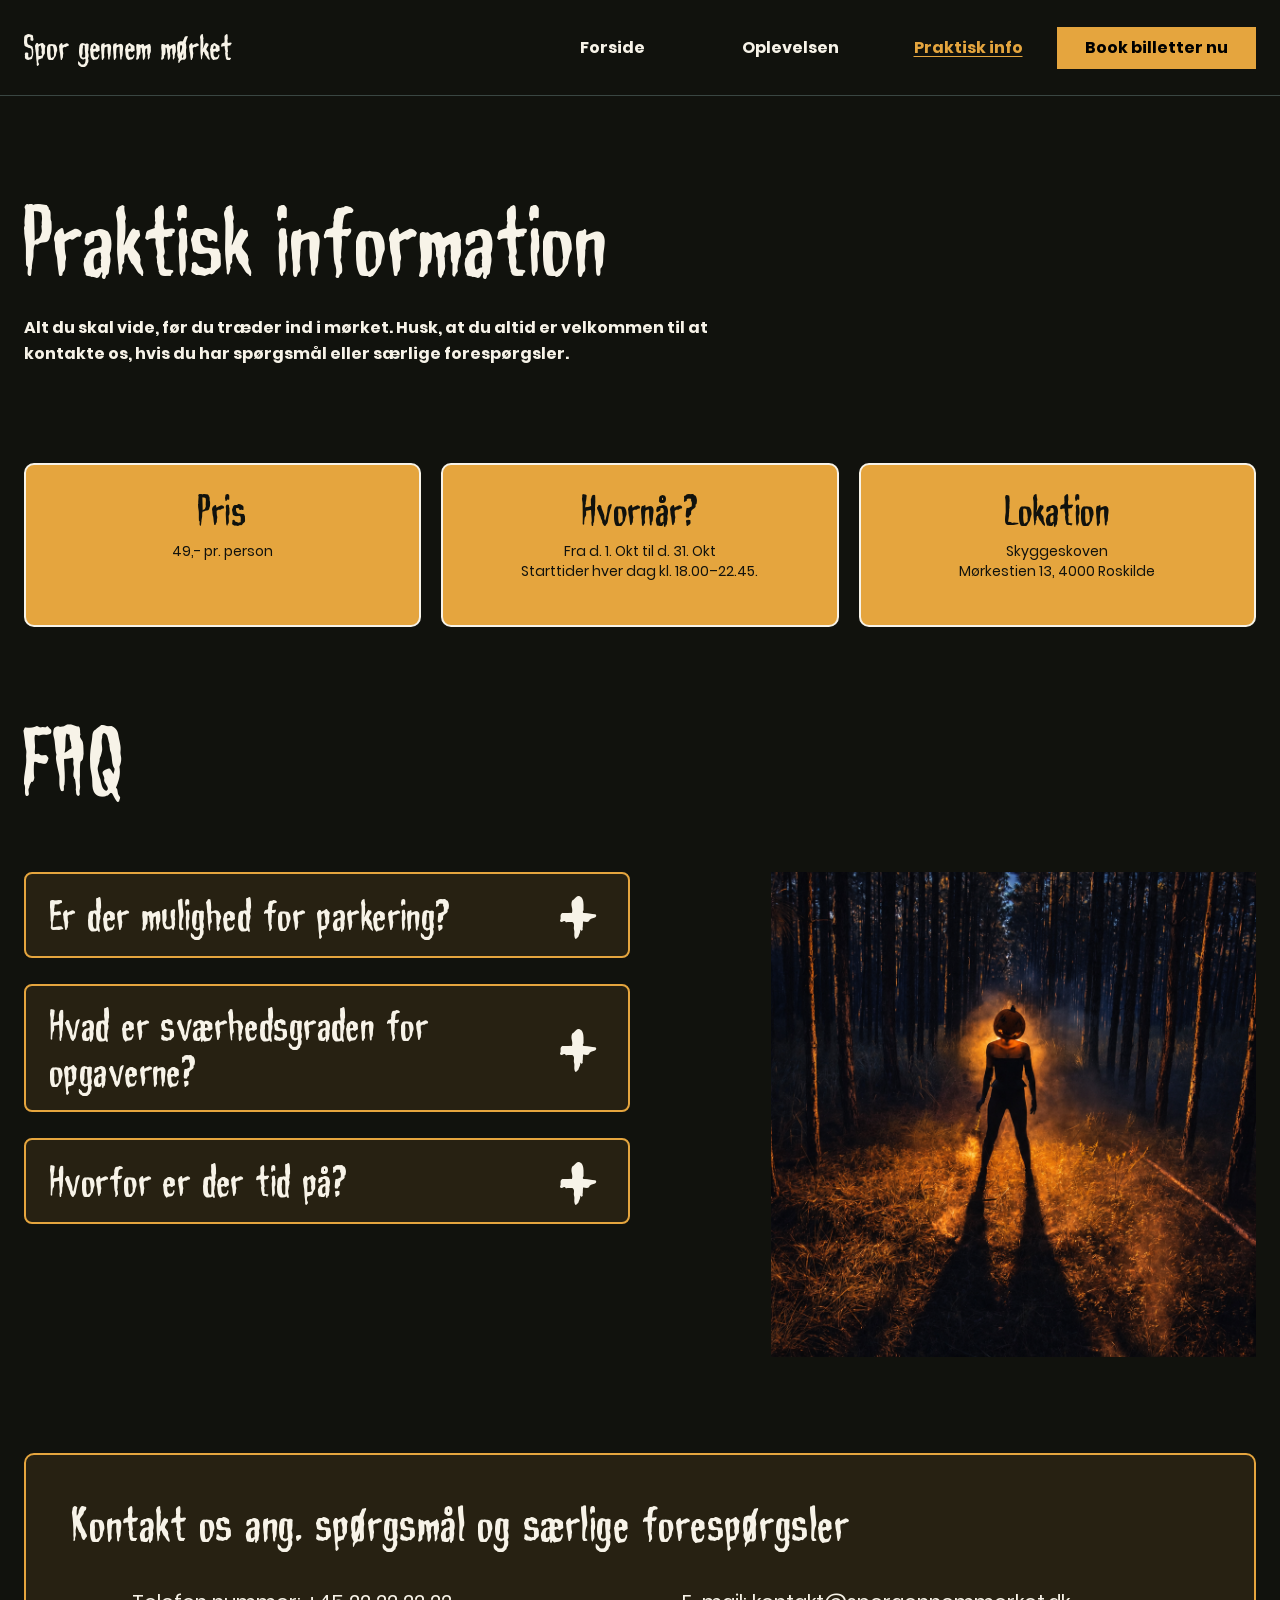
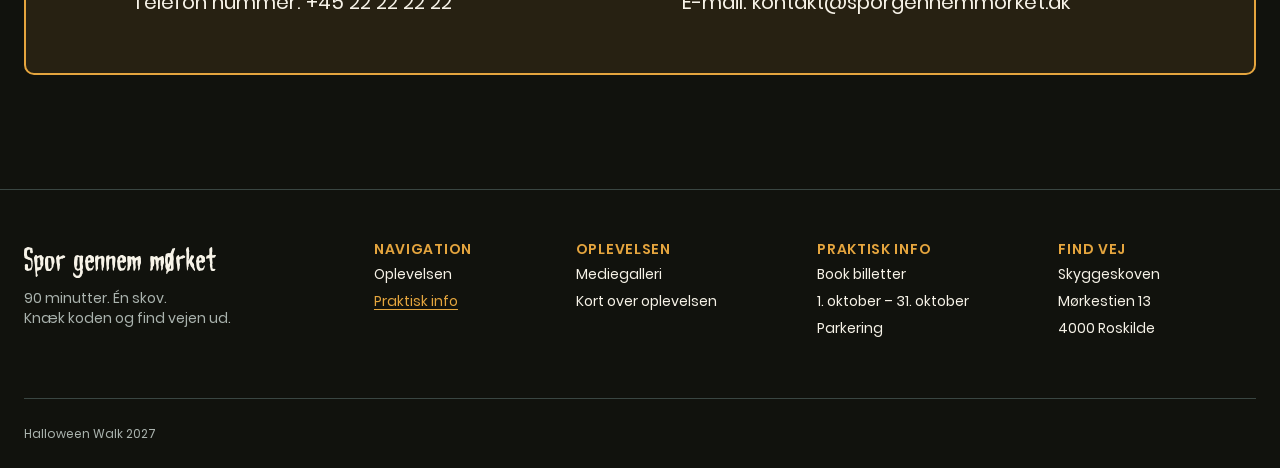
<file: praktisk-info.html>
<!DOCTYPE html>
<html lang="da">
<head>
  <meta charset="UTF-8">
  <meta name="viewport" content="width=device-width, initial-scale=1.0">
  <title>Praktisk info | Halloween Walk – Spor gennem mørket</title>
  <meta name="description" content="Find pris, starttider og lokation for Halloween Walk – Spor gennem mørket. Læs svar om parkering, sværhedsgrad og spillets tidsbegrænsning på 90 minutter.">
  <link rel="stylesheet" href="css/style.css">
  <script src="js/main.js" defer></script>
</head>
<body class="practical-info">
  <header class="site-header">
    <nav class="site-nav" aria-label="Hovednavigation">
      <a class="brand" href="index.html" aria-label="Spor gennem mørket – forside">Spor gennem mørket</a>
      <button class="menu-toggle" type="button" aria-expanded="false" aria-controls="hovedmenu" hidden>Menu</button>
      <ul class="nav-links" id="hovedmenu">
        <li><a href="index.html">Forside</a></li>
        <li><a href="oplevelsen.html">Oplevelsen</a></li>
        <li><a href="praktisk-info.html" aria-current="page">Praktisk info</a></li>
        <li><a class="button button-primary" href="book-billetter.html">Book billetter nu</a></li>
      </ul>
    </nav>
  </header>
  <main>
    <section class="practical-intro container" aria-labelledby="practical-title">
      <h1 id="practical-title">Praktisk information</h1>
      <p>Alt du skal vide, før du træder ind i mørket. Husk, at du altid er velkommen til at kontakte os, hvis du har spørgsmål eller særlige forespørgsler.</p>
    </section>

    <section class="info-cards container" aria-label="Pris, tidspunkt og lokation">
      <div class="info-card">
        <h2>Pris</h2>
        <p>49,- pr. person</p>
      </div>
      <div class="info-card">
        <h2>Hvornår?</h2>
        <p>Fra d. 1. Okt til d. 31. Okt<br>Starttider hver dag kl. 18.00–22.45.</p>
      </div>
      <div class="info-card">
        <h2>Lokation</h2>
        <p>Skyggeskoven<br>Mørkestien 13, 4000 Roskilde</p>
      </div>
    </section>

    <section class="practical-faq container" id="faq" aria-labelledby="faq-title">
      <h2 id="faq-title">FAQ</h2>
      <div class="practical-faq-layout">
      <div class="faq-list">
        <details class="faq-item" id="parkering">
          <summary><span>Er der mulighed for parkering?</span><span class="faq-icon" aria-hidden="true"></span></summary>
          <div class="faq-answer"><p>Der er rig mulighed for parkering. Skilte og monstre hjælper jer med at finde en plads til bilen, mens I får et lille sug i maven.</p></div>
        </details>
        <details class="faq-item">
          <summary><span>Hvad er sværhedsgraden for opgaverne?</span><span class="faq-icon" aria-hidden="true"></span></summary>
          <div class="faq-answer"><p>Opgaverne har forskellige sværhedsgrader, så både nye og erfarne gådeløsere kan være med. Samarbejde og kreativ tænkning er nøglen!</p></div>
        </details>
        <details class="faq-item">
          <summary><span>Hvorfor er der tid på?</span><span class="faq-icon" aria-hidden="true"></span></summary>
          <div class="faq-answer"><p>Fordi noget lurer i mørket… 👀 I skal nå at løse mysteriet, før monsteret indhenter jer! Tidsbegrænsningen gør oplevelsen mere spændende og sikrer samtidig, at flere deltagere får mulighed for at prøve ruten.</p></div>
        </details>
      </div>
      <img class="practical-faq-image" src="images/galleri-graeskarhoved.png" alt="" width="840" height="1200" loading="lazy">
      </div>
    </section>

    <section class="contact container" aria-labelledby="contact-title">
      <h2 id="contact-title">Kontakt os ang. spørgsmål og særlige forespørgsler</h2>
      <div class="contact-links">
        <a href="tel:+4522222222"><span>Telefon nummer: +45 22 22 22 22</span></a>
        <a href="mailto:kontakt@sporgennemmorket.dk"><span>E-mail: kontakt@sporgennemmorket.dk</span></a>
      </div>
    </section>
  </main>
  <footer class="site-footer">
    <div class="footer-columns container">
      <div class="footer-brand">
        <p class="brand">Spor gennem mørket</p>
        <p>90 minutter. Én skov.<br>Knæk koden og find vejen ud.</p>
      </div>
      <nav aria-label="Footernavigation">
        <h2>Navigation</h2>
        <a href="oplevelsen.html">Oplevelsen</a>
        <a href="praktisk-info.html" aria-current="page">Praktisk info</a>
      </nav>
      <div>
        <h2>Oplevelsen</h2>
        <a href="oplevelsen.html#mediegalleri">Mediegalleri</a>
        <a href="oplevelsen.html#rutekort">Kort over oplevelsen</a>
      </div>
      <div>
        <h2>Praktisk info</h2>
        <a href="book-billetter.html">Book billetter</a>
        <p>1. oktober – 31. oktober</p>
        <p>Parkering</p>
      </div>
      <div>
        <h2>Find vej</h2>
        <p>Skyggeskoven</p>
        <p>Mørkestien 13</p>
        <p>4000 Roskilde</p>
      </div>
    </div>
    <div class="footer-bottom container"><p>Halloween Walk 2027</p></div>
  </footer>
</body>
</html>
</file>
<file: css/style.css>
/* Lokale fonte fra det godkendte design. */
@font-face { font-family: 'Haunt AOE'; src: url('../fonts/HauntAOE.ttf') format('truetype'); font-weight: 400; font-display: swap; }
@font-face { font-family: Poppins; src: url('../fonts/Poppins-Regular.ttf') format('truetype'); font-weight: 400; font-display: swap; }
@font-face { font-family: Poppins; src: url('../fonts/Poppins-SemiBold.ttf') format('truetype'); font-weight: 600; font-display: swap; }
@font-face { font-family: Poppins; src: url('../fonts/Poppins-Bold.ttf') format('truetype'); font-weight: 700; font-display: swap; }
:root {
  --background: #11120d;
  --text: #f7f3e8;
  --orange: #e5a53e;
  --blue: #68bee6;
  --secondary-border: #86cde5;
  --muted: #abb4af;
  --divider: #3a4642;
  --content-width: 1272px;
  --display-font: 'Haunt AOE';
}
* { box-sizing: border-box; }
body { margin: 0; background: var(--background); color: var(--text); font-family: Poppins, sans-serif; font-size: 14px; line-height: 20px; }
h1, h2, p { margin: 0; }
a { color: inherit; }
button { font: inherit; cursor: pointer; }
[hidden] { display: none !important; }
:focus-visible { outline: 3px solid var(--secondary-border); outline-offset: 5px; }
.container { width: calc(100% - 48px); max-width: var(--content-width); margin-inline: auto; }
.sr-only { position: absolute; width: 1px; height: 1px; padding: 0; margin: -1px; overflow: hidden; clip-path: inset(50%); white-space: nowrap; border: 0; }
/* Fælles navigation og knapper kan genbruges på de kommende sider. */
.site-header { border-bottom: 1px solid var(--divider); }
.site-nav { max-width: 1312px; width: calc(100% - 48px); min-height: 95px; margin-inline: auto; display: flex; align-items: center; justify-content: space-between; gap: 24px; }
.brand { font-family: var(--display-font); font-size: 34px; line-height: 51px; font-weight: 400; text-decoration: none; }
.nav-links { display: flex; align-items: center; list-style: none; padding: 0; margin: 0; gap: 0; }
.nav-links > li > a { display: flex; justify-content: center; align-items: center; text-decoration: none; font: 700 16px/24px Poppins, sans-serif; color: var(--text); min-height: 56px; padding: 10px 20px; text-align: center; }
/* Aktuel side kommer fra HTML, tryk er kun en kortvarig tilstand. */
.site-header .nav-links > li > a:not(.button):is(:hover, :active, [aria-current='page']) { color: var(--orange); }
.site-header .nav-links > li > a:not(.button):is(:active, [aria-current='page']) { text-decoration: underline; text-decoration-thickness: 1px; text-underline-offset: 3px; }
@media (min-width: 1251px) {
  .nav-links > li > a:not(.button) { width: 178px; }
}
@media (min-width: 1001px) and (max-width: 1250px) {
  .nav-links > li > a:not(.button) { min-width: 128px; }
}
.site-header .nav-links > li > .button-primary { min-height: 42px; padding: 10px 28px; font: 700 16px/18px Poppins, sans-serif; background: var(--orange); color: #000; text-decoration: none; text-decoration-thickness: 1px; text-underline-offset: 2px; box-shadow: none; }
.site-header .nav-links > li > .button-primary:hover { background: linear-gradient(to bottom, var(--orange) 0%, #7f5c22 144.05%); color: var(--background); text-decoration: underline; }
.site-header .nav-links > li > .button-primary:active { background: linear-gradient(to bottom, var(--orange) 0%, #262112 129.76%); color: var(--text); text-decoration: underline; box-shadow: inset 0 4px 4px rgb(0 0 0 / 25%); }
.site-header .nav-links > li > a:focus-visible, .site-footer .footer-columns a:focus-visible { outline: 3px solid var(--secondary-border); outline-offset: 5px; }
.button { display: inline-flex; align-items: center; justify-content: center; min-height: 42px; padding: 10px 28px; font-size: 16px; line-height: 20px; font-weight: 700; text-decoration: none; text-align: center; }
.button-primary { background: var(--orange); color: #000; }
.button-secondary { background: #000; border: .5px solid var(--secondary-border); color: var(--text); }
.menu-toggle { color: var(--text); background: transparent; border: 1px solid var(--secondary-border); padding: 10px 16px; min-height: 44px; }
/* Forside: F01–F05, F07–F08. F06 bevarer 138 px før de synlige kort. */
.hero { display: grid; grid-template-columns: 1fr 1fr; gap: 20px; margin-top: 46px; min-height: 500px; }
.hero-copy { padding-top: 32px; }
.eyebrow { color: var(--orange); font-weight: 600; text-transform: uppercase; letter-spacing: .7px; font-size: 14px; line-height: 16px; }
h1 { font-family: var(--display-font); font-size: 96px; line-height: 102px; font-weight: 400; margin-top: 22px; }
.hero-lead { font-size: 16px; line-height: 18px; font-weight: 700; margin-top: 12px; }
.hero-description { margin-top: 17px; }
.hero-actions { display: flex; flex-wrap: wrap; gap: 16px; margin-top: 25px; }
.hero-image { display: block; width: 100%; height: 500px; object-fit: cover; object-position: center; }
.info-cards { display: grid; grid-template-columns: repeat(3, minmax(0, 1fr)); gap: 20px; margin-top: 138px; }
.info-card { min-height: 180px; display: flex; flex-direction: column; justify-content: center; gap: 11px; text-align: center; text-decoration: none; padding: 24px 12px; background: var(--orange); color: #000; border: 2px solid var(--text); border-radius: 10px; }
.info-card h2 { color: var(--background); font-family: var(--display-font); font-size: 42px; line-height: 46px; letter-spacing: .42px; font-weight: 400; }
.route-section { margin-top: 120px; }
.route-section h2 { font-family: var(--display-font); font-size: 48px; line-height: 1.15; font-weight: 400; }
/* Koordinaterne følger det beskårne Figma-kort (1436 × 650). */
.route-map { position: relative; max-width: 1436px; margin: 24px auto 0; aspect-ratio: 1436 / 650; overflow: visible; }
.map-image { display: block; width: 100%; height: 100%; object-fit: cover; object-position: center 65.8%; }
.safezone { position: absolute; width: 44px; height: 44px; transform: translate(-50%, -50%); padding: 0; border: 0; background: transparent; display: grid; place-items: center; color: var(--text); z-index: 1; }
.safezone-one { left: 39.2061%; top: 36.1538%; }
.safezone-two { left: 56.7549%; top: 40.7692%; }
.safezone-three { left: 45.1253%; top: 75.8462%; }
.safezone img { grid-area: 1 / 1; transition: opacity .15s ease; }
.safezone-active { opacity: 0; }
.safezone::before { content: 'Safezone'; position: absolute; font-size: 5px; line-height: 8px; z-index: 1; }
.safezone-text { position: absolute; font-size: 13px; line-height: 20px; white-space: nowrap; padding: 6px 2px; }
.safezone[aria-expanded='true'] { z-index: 2; }
.safezone[aria-expanded='true'] .safezone-default { opacity: 0; }
.safezone[aria-expanded='true'] .safezone-active { opacity: 1; }
.safezone[aria-expanded='true']::before { display: none; }
.map-legend { display: flex; flex-wrap: wrap; align-items: center; justify-content: center; gap: 20px 36px; list-style: none; padding: 0; margin-top: 24px; }
.map-legend li { display: flex; align-items: center; gap: 12px; min-height: 32px; }
.legend-line { width: 36px; border-top: 3px solid; }
.legend-route { border-color: var(--blue); }
.legend-path { border-color: var(--orange); }
.contact { margin-top: 80px; border: 2px solid var(--orange); border-radius: 10px; background: rgb(229 165 62 / 10%); padding: 46px; min-height: 222px; }
.contact h2 { font-family: var(--display-font); font-weight: 400; font-size: 48px; line-height: 46px; letter-spacing: .48px; }
.contact-links { display: flex; flex-wrap: wrap; gap: 24px 48px; margin-top: 40px; }
.contact-links a { display: flex; align-items: center; gap: 16px; font-size: 20px; line-height: 30px; text-decoration: none; min-width: 0; }
.contact-links img { flex-shrink: 0; }
.contact-links span { overflow-wrap: anywhere; }
.site-footer { --footer-link-accent: #e5a63e; border-top: 1px solid var(--divider); margin-top: 78px; }
.footer-columns { display: grid; grid-template-columns: 1.65fr .9fr 1.1fr 1.1fr 1fr; gap: 24px; padding-block: 51px 60px; }
.footer-columns > * { min-width: 0; }
.footer-columns h2 { font: 600 14px/16px Poppins, sans-serif; color: var(--orange); letter-spacing: .7px; text-transform: uppercase; margin-bottom: 7px; }
.footer-columns a, .footer-columns p { display: block; margin-top: 7px; text-decoration: none; }
/* Tekstunderstregning følger også ombrudte links uden layoutskift. */
.site-footer .footer-columns a { width: fit-content; max-width: 100%; font: 400 14px/20px Poppins, sans-serif; color: var(--text); text-decoration: none; text-decoration-thickness: 1px; text-underline-offset: 3px; overflow-wrap: anywhere; }
.site-footer .footer-columns a:is(:hover, :active, [aria-current='page']) { color: var(--footer-link-accent); text-decoration-line: underline; }
.footer-columns .brand { font-size: 32px; line-height: 36px; margin: 0 0 11px; }
.footer-brand > p:last-child { color: var(--muted); }
.footer-bottom { border-top: 1px solid var(--divider); color: var(--muted); padding-block: 24px; font-size: 12px; line-height: 21px; }
/* Breakpoints følger pladsbehovet frem for bestemte enheder. */
@media (max-width: 1250px) {
  .nav-links > li > a { padding-inline: 20px; }
  h1 { font-size: clamp(60px, 6.67vw, 96px); line-height: 1.065; }
  .hero-copy { padding-top: 20px; }
  .hero-lead { margin-top: 20px; }
  .footer-columns { gap: 20px; }
}
@media (max-width: 1000px) {
  .site-nav { flex-wrap: wrap; padding-block: 16px; min-height: 80px; }
  .js .menu-toggle { display: inline-flex; }
  .nav-links { width: 100%; flex-direction: column; align-items: stretch; }
  .nav-links a { width: 100%; }
  .hero { grid-template-columns: 1fr; gap: 32px; }
  .hero-copy { padding-top: 0; }
  h1 { font-size: clamp(60px, 9.6vw, 96px); }
  .hero-image { height: auto; aspect-ratio: 626 / 500; max-height: 600px; }
  .info-cards { margin-top: 64px; grid-template-columns: 1fr; }
  .contact-links { flex-direction: column; }
  .footer-columns { grid-template-columns: repeat(2, minmax(0, 1fr)); }
  .footer-brand { grid-column: 1 / -1; }
}
@media (max-width: 600px) {
  .container, .site-nav { width: calc(100% - 32px); }
  .brand { font-size: 28px; line-height: 40px; }
  .site-nav { gap: 12px; }
  .hero { margin-top: 32px; }
  h1 { font-size: clamp(48px, 12.5vw, 72px); }
  .eyebrow { font-size: 12px; }
  .hero-actions { flex-direction: column; align-items: stretch; }
  .route-section { margin-top: 48px; }
  .route-section h2, .contact h2 { font-size: 36px; line-height: 1.15; }
  .map-legend { justify-content: flex-start; gap: 12px 24px; }
  .contact { margin-top: 48px; padding: 28px 20px; }
  .contact-links { margin-top: 28px; gap: 24px; }
  .contact-links a { font-size: 16px; line-height: 24px; gap: 12px; }
  .site-footer { margin-top: 48px; }
  .footer-columns { grid-template-columns: 1fr; padding-block: 36px; gap: 28px; }
}
@media (prefers-reduced-motion: reduce) {
  .safezone img { transition: none; }
}

/* Oplevelsen – O01–O08. Disse regler påvirker ikke forsidens layout. */
.experience-intro { margin-top: 84px; text-align: center; }
.experience-intro h1 { margin: 0; }
.experience-intro > p { max-width: 842px; margin: 10px auto 0; }
.gallery { margin-top: 66px; padding-bottom: 16px; border-bottom: 1px solid var(--divider); }
/* Skjul kun scrollbarens udseende; galleriet kan fortsat scrolles. */
.gallery-viewport { display: flex; gap: 20px; overflow-x: auto; overscroll-behavior-x: contain; min-width: 0; padding-bottom: 2px; scrollbar-width: none; }
.gallery-viewport::-webkit-scrollbar { display: none; }
.gallery-viewport:focus-visible { outline-offset: -3px; }
.gallery-column { flex: 0 0 var(--column-width); display: flex; flex-direction: column; gap: 20px; }
.gallery-image { position: relative; aspect-ratio: var(--frame-ratio); overflow: hidden; border: 1px solid var(--secondary-border); }
.gallery-image img { display: block; position: absolute; width: var(--image-width); height: var(--image-height); left: var(--image-left); top: var(--image-top); max-width: none; object-fit: cover; }
/* Kolonnen med ét billede udfylder samme højde som nabokolonnerne. */
@media (min-width: 1001px) {
  .gallery-column > .gallery-image:only-child { flex: 1; aspect-ratio: auto; }
  .gallery-column > .gallery-image:only-child img { width: 100%; height: 100%; left: 0; top: 0; object-position: 21% center; }
}
.gallery-controls { display: grid; grid-template-columns: 1fr auto 1fr; gap: 16px; align-items: center; margin-top: 8px; min-height: 44px; }
.gallery-controls .button { width: fit-content; min-height: 44px; }
.gallery-controls > :last-child { justify-self: end; }
.gallery-controls p { text-align: center; color: rgb(255 255 255 / 80%); }
.gallery-controls button[aria-disabled='true'] { cursor: default; color: var(--muted); border-color: var(--divider); }
.experience-facts { display: grid; grid-template-columns: repeat(3, minmax(0, 1fr)); gap: 20px; margin-top: 46px; }
.experience-fact { border: 1px solid var(--secondary-border); padding: 20px 18px; min-height: 107px; }
.experience-fact h2 { display: flex; align-items: center; gap: 10px; font: 700 16px/18px Poppins, sans-serif; }
.experience-fact img { flex-shrink: 0; object-fit: contain; }
.experience-fact p { margin-top: 8px; }
.experience-route { margin-top: 131px; display: grid; grid-template-columns: minmax(0, 1fr) minmax(0, 1fr); column-gap: 20px; align-items: start; }
.experience-route-copy { grid-column: 1; grid-row: 1; }
.experience-route .eyebrow { letter-spacing: 1.4px; line-height: 19px; }
.experience-route h2 { font-family: var(--display-font); font-size: 96px; line-height: 102px; font-weight: 400; margin-top: 36px; }
.experience-route h3 { font: 700 16px/18px Poppins, sans-serif; margin: 16px 0 36px; }
.experience-route-copy > p:not(.eyebrow) + p { margin-top: 20px; }
.experience-route-visual { grid-column: 2; grid-row: 1 / 3; min-width: 0; margin-top: -32px; }
/* Figma viser et udsnit af det samme kort i højre kolonne. Billedet og
   markørerne skaleres med denne lokale koordinatflade (626 × 644). */
.experience-map { width: 100%; aspect-ratio: 626 / 644; margin: 0; overflow: hidden; }
.experience-map .map-image { position: absolute; width: 182.8331%; height: 100%; left: -36.3051%; object-fit: contain; object-position: center; max-width: none; }
.experience-map .safezone-one { left: 35.377%; top: 41.954%; }
.experience-map .safezone-two { left: 67.462%; top: 45.668%; }
.experience-map .safezone-three { left: 46.198%; top: 73.886%; }
.experience-map .safezone img { transform: scale(.79704); }
.experience-route .map-legend { width: 100%; margin-top: 16px; column-gap: 20px; }
.experience-actions { grid-column: 1; grid-row: 2; display: flex; flex-wrap: wrap; gap: 20px; align-self: start; margin-top: 46px; }
.oplevelsen .site-footer { margin-top: 121px; }
@media (max-width: 1250px) {
  .experience-route h2 { font-size: clamp(60px, 6.67vw, 96px); line-height: 1.065; }
  .experience-fact { padding-inline: 14px; }
}
@media (max-width: 1000px) {
  .experience-intro { margin-top: 48px; }
  .experience-intro h1 { font-size: clamp(60px, 9.6vw, 96px); }
  .gallery { margin-top: 40px; }
  .gallery-viewport { align-items: center; }
  .gallery-column { display: contents; }
  .gallery-image { flex: 0 0 min(78vw, var(--column-width)); }
  .experience-facts { grid-template-columns: 1fr; }
  .experience-route { grid-template-columns: 1fr; margin-top: 64px; }
  .experience-route-copy, .experience-route-visual, .experience-actions { grid-column: 1; grid-row: auto; }
  .experience-route-visual { margin-top: 32px; }
  .experience-map { max-width: 626px; margin-inline: auto; }
  .experience-route h2 { font-size: clamp(60px, 9.6vw, 96px); }
  .experience-actions { margin-top: 32px; }
  .oplevelsen .site-footer { margin-top: 64px; }
}
@media (max-width: 600px) {
  .experience-intro { margin-top: 32px; }
  .experience-intro h1 { font-size: clamp(48px, 12.5vw, 72px); }
  .experience-intro > p { margin-top: 24px; }
  .gallery-controls { grid-template-columns: 1fr 1fr; gap: 12px; }
  .gallery-controls p { grid-column: 1 / -1; grid-row: 1; }
  .gallery-controls .button { padding-inline: 18px; }
  .experience-facts { margin-top: 32px; }
  .experience-route { margin-top: 48px; }
  .experience-route h2 { font-size: clamp(48px, 12.5vw, 72px); margin-top: 24px; }
  .experience-route h3 { margin-bottom: 24px; }
  .experience-route .map-legend { justify-content: flex-start; }
  .experience-actions { flex-direction: column; }
  .experience-actions .button { width: 100%; }
  .experience-map .safezone img { transform: none; }
  .oplevelsen .site-footer { margin-top: 48px; }
}

/* Praktisk info – P01–P08. Native details holder svarene i dokumentflowet.
   Ingen fælles regler ændres; kort, navigation og kontaktområde genbruges. */
.practical-intro { margin-top: 94px; }
.practical-intro h1 { margin: 0; }
.practical-intro > p { max-width: 734px; margin-top: 23px; font-size: 16px; line-height: 26px; font-weight: 700; }
.practical-info .info-cards { margin-top: 96px; }
.practical-info .info-card { min-height: 164px; justify-content: flex-start; padding: 22px 12px; gap: 8px; color: var(--background); }
.practical-faq { margin-top: 84px; scroll-margin-top: 24px; }
.practical-faq > h2 { font-family: var(--display-font); font-size: 96px; line-height: 102px; font-weight: 400; }
/* FAQ og stemningsbillede deler rækken på desktop. */
.practical-faq-layout { display: grid; grid-template-columns: repeat(2, minmax(0, 1fr)); gap: 20px; align-items: start; margin-top: 59px; }
.practical-faq-layout .faq-list { margin-top: 0; }
.practical-faq-image { display: block; width: 80%; height: auto; aspect-ratio: 1; object-fit: cover; justify-self: end; }
.faq-list { max-width: 626px; display: flex; flex-direction: column; gap: 26px; margin-top: 59px; }
.faq-item { background: rgb(229 166 62 / 10%); border: 2px solid var(--orange); border-radius: 8px; }
.faq-item summary { display: flex; align-items: center; gap: 10px; padding: 16px 24px; cursor: pointer; list-style: none; font-family: var(--display-font); font-size: 42px; line-height: 46px; letter-spacing: .42px; }
.faq-item summary::-webkit-details-marker { display: none; }
.faq-item summary > span:first-child { flex: 1; min-width: 0; overflow-wrap: anywhere; }
.faq-icon { flex: 0 0 49px; font-size: 96px; line-height: 50px; text-align: center; }
.faq-icon::before { content: '+'; }
.faq-item[open] .faq-icon::before { content: '−'; }
.faq-answer { padding: 0 24px 24px; font: 400 14px/20px Poppins, sans-serif; color: var(--text); overflow-wrap: anywhere; }
.practical-info .contact { margin-top: 96px; }
.practical-info .contact-links { display: grid; grid-template-columns: repeat(2, minmax(0, 1fr)); padding-inline: 60px 0; gap: 24px; }
.practical-info .site-footer { margin-top: 114px; }
@media (max-width: 1000px) {
  .practical-intro { margin-top: 48px; }
  .practical-info .info-cards { margin-top: 48px; }
  .practical-faq { margin-top: 48px; }
  .faq-list { max-width: none; margin-top: 32px; }
  .practical-faq-layout { grid-template-columns: minmax(0, 1fr); gap: 32px; margin-top: 32px; }
  .practical-info .contact { margin-top: 64px; }
  .practical-info .contact-links { grid-template-columns: 1fr; padding-inline: 0; }
  .practical-info .site-footer { margin-top: 64px; }
}
@media (max-width: 600px) {
  .practical-intro { margin-top: 32px; }
  .practical-faq-image { justify-self: center; }
  .practical-info .info-cards { margin-top: 40px; }
  .practical-faq > h2 { font-size: 64px; line-height: 1.1; }
  .faq-list { gap: 20px; }
  .faq-item summary { font-size: 32px; line-height: 36px; padding: 16px; }
  .faq-icon { flex-basis: 36px; font-size: 72px; line-height: 40px; }
  .faq-answer { padding: 0 16px 20px; }
  .practical-info .contact, .practical-info .site-footer { margin-top: 48px; }
}

/* Book Billetter – B01–B11. Afgrænset til bookingens egne klasser. */
.booking-forest { position: relative; display: grid; place-items: center; width: 100%; aspect-ratio: 1440 / 520; overflow: hidden; border: 2px solid var(--background); }
.booking-hero-title { position: relative; z-index: 1; max-width: calc(100% - 32px); margin: 0; font: 400 clamp(24px, 6.67vw, 120px)/1.15 var(--display-font); color: var(--text); text-align: center; }
.booking-forest-image { position: absolute; width: 99.97%; height: 345.33%; left: 0; top: -191.03%; max-width: none; }
/* Fremdriften har sin egen gridkolonne. Kun billedet ovenfor har overflow;
   sticky-kæden (kolonne, booking-content, main og body) ruller med dokumentet.
   Navigationen er ikke fastgjort, så 16 px topafstand holder sporet synligt.
   Kolonnens højde slutter ved bookingsektionen, før footeren. */
.booking-content { margin-top: 49px; display: grid; grid-template-columns: minmax(0, 1fr) 160px; gap: 24px; }
.booking-body { min-width: 0; }
.booking-progress-column { min-width: 0; }
/* B14: Oversigten bruger hele indholdsområdet uden fodsporskolonnen.
   Tilstanden følger den eksisterende hidden-attribut, også ved ret og reset. */
.booking-content:has(#booking-summary:not([hidden])) { grid-template-columns: minmax(0, 1fr); gap: 0; }
.booking-content:has(#booking-summary:not([hidden])) .booking-progress-column { display: none; }
/* To tænkte kolonner og seks rækker: ét aftryk i hver række, skiftevis
   venstre/højre. Grid reserverer plads uden at ændre formularens rækkefølge.
   Hele sporet centreres i den synlige højde; korte skærme skalerer ned. */
.booking-trail { --footprint-height: min(70.4px, calc((100vh - 64px) / 9)); --footprint-height: min(70.4px, calc((100svh - 64px) / 9)); position: sticky; top: 16px; height: calc(100vh - 32px); height: calc(100svh - 32px); display: grid; grid-template-columns: repeat(2, minmax(0, 1fr)); grid-template-rows: repeat(6, var(--footprint-height)); align-content: center; justify-items: center; row-gap: clamp(8px, 5vh, 40px); row-gap: clamp(8px, 5svh, 40px); column-gap: 8px; }
.footprint { display: block; width: 72%; height: 100%; min-height: 0; overflow: visible; color: var(--blue); pointer-events: none; }
.footprint:nth-of-type(odd) { grid-column: 2; transform: scaleX(-1) rotate(-12deg); }
.footprint:nth-of-type(even) { grid-column: 1; transform: rotate(-12deg); }
.footprint-1 { grid-row: 1; }
.footprint-2 { grid-row: 2; }
.footprint-3 { grid-row: 3; }
.footprint-4 { grid-row: 4; }
.footprint-5 { grid-row: 5; }
.footprint-6 { grid-row: 6; }
/* Tomme pladser bevarer layoutet, men intet omrids vises før gyldigt input. */
.footprint-fill { display: block; width: 100%; height: 100%; object-fit: contain; transform: rotate(180deg) scale(1.2); opacity: 0; }
.footprint.is-complete .footprint-fill { opacity: 1; transition: opacity 250ms ease; }
#booking-title { font: 400 48px/1.15 var(--display-font); margin: 0; }
.booking-notice { font-size: 14px; line-height: 1.5; margin-top: 16px; }
.booking-page fieldset { min-width: 0; margin: 0; }
.booking-panel { background: rgb(104 190 230 / 10%); border: 2px solid var(--blue); border-radius: 10px; padding: 30px; }
.booking-schedule { display: grid; grid-template-columns: repeat(2, minmax(0, 1fr)); gap: 40px; margin-top: 60px; align-items: stretch; }
.booking-schedule legend { padding-inline: 6px; font: 400 42px/46px var(--display-font); }
.booking-calendar { display: grid; grid-template-columns: repeat(7, minmax(0, 1fr)); gap: 16px; }
.weekday { text-align: center; font-size: 14px; }
.booking-times { display: grid; grid-template-columns: repeat(4, minmax(0, 1fr)); gap: 19px; }
.booking-choice { position: relative; display: flex; align-items: center; justify-content: center; min-width: 0; min-height: 62px; background: rgb(247 243 232 / 10%); border: 2px solid var(--blue); border-radius: 10px; color: var(--text); font: 400 32px/1.4 Poppins, sans-serif; cursor: pointer; }
.booking-choice input { position: absolute; opacity: 0; width: 100%; height: 100%; margin: 0; inset: 0; cursor: pointer; }
.booking-choice:has(input:focus-visible) { outline: 3px solid var(--text); outline-offset: 4px; }
.booking-choice:has(input:checked) { border-color: var(--orange); background: rgb(229 166 62 / 10%); }
.booking-participants { border: 0; padding: 0; margin-top: 50px !important; }
.booking-participants legend, .booking-contact-title { font: 400 42px/46px var(--display-font); letter-spacing: .42px; }
.booking-counts { display: flex; flex-wrap: wrap; gap: 20px; margin-top: 28px; }
.booking-counts .booking-choice, .booking-large-group { width: 88px; min-height: 108px; }
.booking-large-group { background: rgb(247 243 232 / 10%); border: 2px solid var(--blue); border-radius: 10px; color: var(--text); font-size: 32px; }
.booking-large-group[aria-expanded='true'] { border-color: var(--orange); }
#large-group-contact { margin-top: 24px; overflow-wrap: anywhere; }
.booking-contact-title { margin-top: 110px; }
.booking-details { display: grid; grid-template-columns: minmax(0, 517px) minmax(0, 624px); justify-content: space-between; gap: 40px; margin-top: 28px; }
.booking-fields { display: flex; flex-direction: column; gap: 26px; }
.booking-field label, .booking-terms legend { display: block; font: 400 32px/1.5 Poppins, sans-serif; margin-bottom: 16px; }
.booking-field input { width: 100%; min-width: 0; min-height: 80px; padding: 18px 26px; font: 400 20px/1.5 Poppins, sans-serif; color: var(--text); background: rgb(104 190 230 / 10%); border: 2px solid var(--blue); border-radius: 10px; }
.booking-field input::placeholder { color: rgb(247 243 232 / 80%); }
/* De samme værdier som .faq-item; Poppins bevares til feltindholdet. */
.booking-field input.is-valid { background: rgb(229 166 62 / 10%); border: 2px solid var(--orange); border-radius: 8px; }
.booking-field input:focus-visible { outline-color: var(--text); }
.booking-terms { border: 0; padding: 0; }
.booking-term { display: flex; align-items: flex-start; gap: 21px; font-size: 20px; line-height: 1.5; cursor: pointer; }
.booking-term input { appearance: none; flex: 0 0 30px; width: 30px; height: 30px; margin: 0; background: rgb(104 190 230 / 10%); border: 2px solid var(--blue); border-radius: 4px; cursor: pointer; }
.booking-term input:checked { appearance: auto; accent-color: var(--orange); }
.booking-terms .booking-panel > div + div { margin-top: 24px; }
.booking-terms .button { margin-top: 36px; border: 0; }
.booking-error { margin-top: 12px; font-size: 14px; line-height: 1.5; }
.booking-error:not([hidden])::before { content: 'Fejl: '; font-weight: 700; }
.booking-error-summary { margin-top: 24px; }
.booking-error-summary h2 { font-size: 20px; line-height: 1.5; }
.booking-error-summary li { margin-top: 8px; }
.booking-summary { max-width: 840px; margin-inline: auto; }
.booking-summary h2 { font: 400 48px/1.15 var(--display-font); }
.booking-summary dl { display: grid; grid-template-columns: 1fr 1fr; gap: 16px; margin-block: 32px; }
.booking-summary dt { font-weight: 700; }
.booking-summary dd { margin: 0; }
.booking-summary .button { margin-top: 28px; }
.booking-page .site-footer { margin-top: 84px; }
@media (max-width: 1250px) {
  .booking-schedule { gap: 24px; }
  .booking-panel { padding: 24px; }
  .booking-calendar { gap: 8px; }
  .booking-times { gap: 12px; }
  .booking-choice { font-size: 24px; }
}
@media (max-width: 1100px) {
  .booking-schedule, .booking-details { grid-template-columns: 1fr; }
  .booking-schedule { margin-top: 32px; }
  .booking-details { gap: 32px; }
  .booking-contact-title { margin-top: 64px; }
  .booking-times { gap: 16px; }
  .booking-counts .booking-choice, .booking-large-group { min-height: 76px; }
}
@media (max-width: 600px) {
  .booking-content { margin-top: 32px; grid-template-columns: minmax(0, 1fr) 64px; gap: 8px; }
  .booking-trail { --footprint-height: min(51.2px, calc((100vh - 64px) / 9)); --footprint-height: min(51.2px, calc((100svh - 64px) / 9)); }
  #booking-title { font-size: 40px; }
  .booking-panel { padding: 16px 10px; }
  .booking-schedule legend, .booking-participants legend, .booking-contact-title { font-size: 32px; line-height: 1.2; }
  .booking-calendar { gap: 6px 3px; }
  .booking-calendar .booking-choice { min-height: 44px; font-size: 18px; border-radius: 6px; }
  .weekday { font-size: 12px; }
  .booking-times { grid-template-columns: repeat(3, minmax(0, 1fr)); gap: 10px; }
  .booking-times .booking-choice { font-size: 22px; }
  .booking-counts { gap: 12px; }
  .booking-counts .booking-choice, .booking-large-group { width: 62px; min-height: 70px; font-size: 26px; }
  .booking-contact-title { margin-top: 48px; }
  .booking-field label, .booking-terms legend { font-size: 26px; margin-bottom: 12px; }
  .booking-field input { padding: 16px; min-height: 64px; font-size: 16px; }
  .booking-term { gap: 12px; font-size: 16px; }
  .booking-summary dl { grid-template-columns: 1fr; gap: 8px; }
  .booking-summary dd { margin-bottom: 12px; }
}
@media (prefers-reduced-motion: reduce) {
  .footprint.is-complete .footprint-fill { transition: none; }
}

/* Smalle formularer ved siden af mobilsporet. Syv datokolonner bevares;
   ingen minimumsbredde på selve formularen eller skjult vandret overflow. */
@media (min-width: 601px) and (max-width: 1100px) {
  .booking-content { grid-template-columns: minmax(0, 1fr) 112px; gap: 16px; }
}
@media (max-width: 360px) {
  .booking-panel { padding-inline: 6px; }
  .booking-times { grid-template-columns: repeat(2, minmax(0, 1fr)); }
  .booking-calendar .booking-choice { font-size: 16px; }
  .booking-field label, .booking-terms legend { font-size: 24px; }
}
.booking-body .booking-term > span { min-width: 0; overflow-wrap: anywhere; }
.booking-body .booking-notice, .booking-body .booking-error, .booking-error-summary a { overflow-wrap: anywhere; }
.booking-body .button { max-width: 100%; }

/* B12: Prisboksen ligger i formularen, adskilt fra fodsporskolonnen. */
.booking-participant-layout { display: grid; grid-template-columns: minmax(0, 1fr) 304px; gap: 32px; align-items: start; margin-top: 28px; }
.booking-participant-layout .booking-counts { margin-top: 0; }
.booking-price { padding: 19px 21px 30px; font: 400 20px/1.5 Poppins, sans-serif; color: rgb(247 243 232 / 80%); overflow-wrap: anywhere; }
.booking-price .booking-price-heading { font-size: 32px; font-weight: 600; color: #fff; margin-bottom: 10px; }
.booking-price output { display: block; margin-block: 4px 12px; }
@media (max-width: 1100px) {
  .booking-participant-layout { grid-template-columns: minmax(0, 1fr); gap: 24px; }
  .booking-price { width: 304px; max-width: 100%; }
}
</file>
